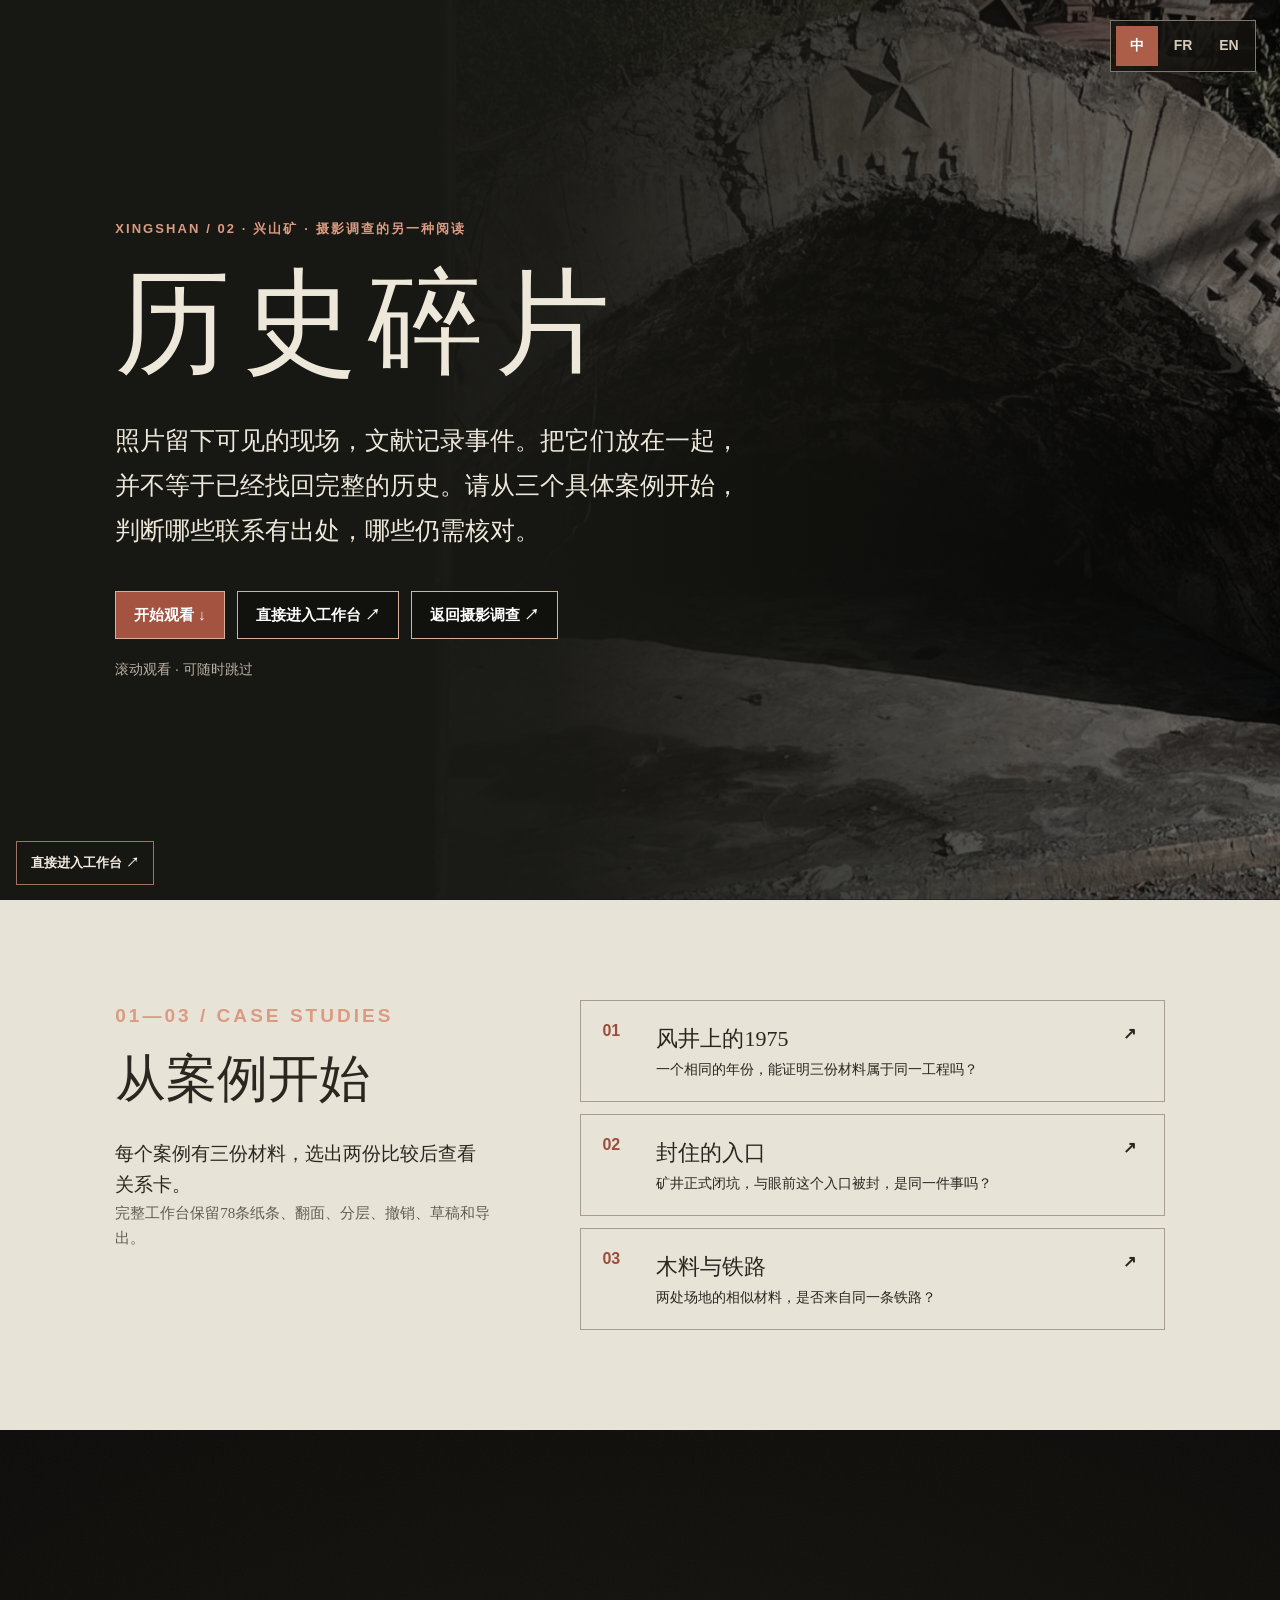
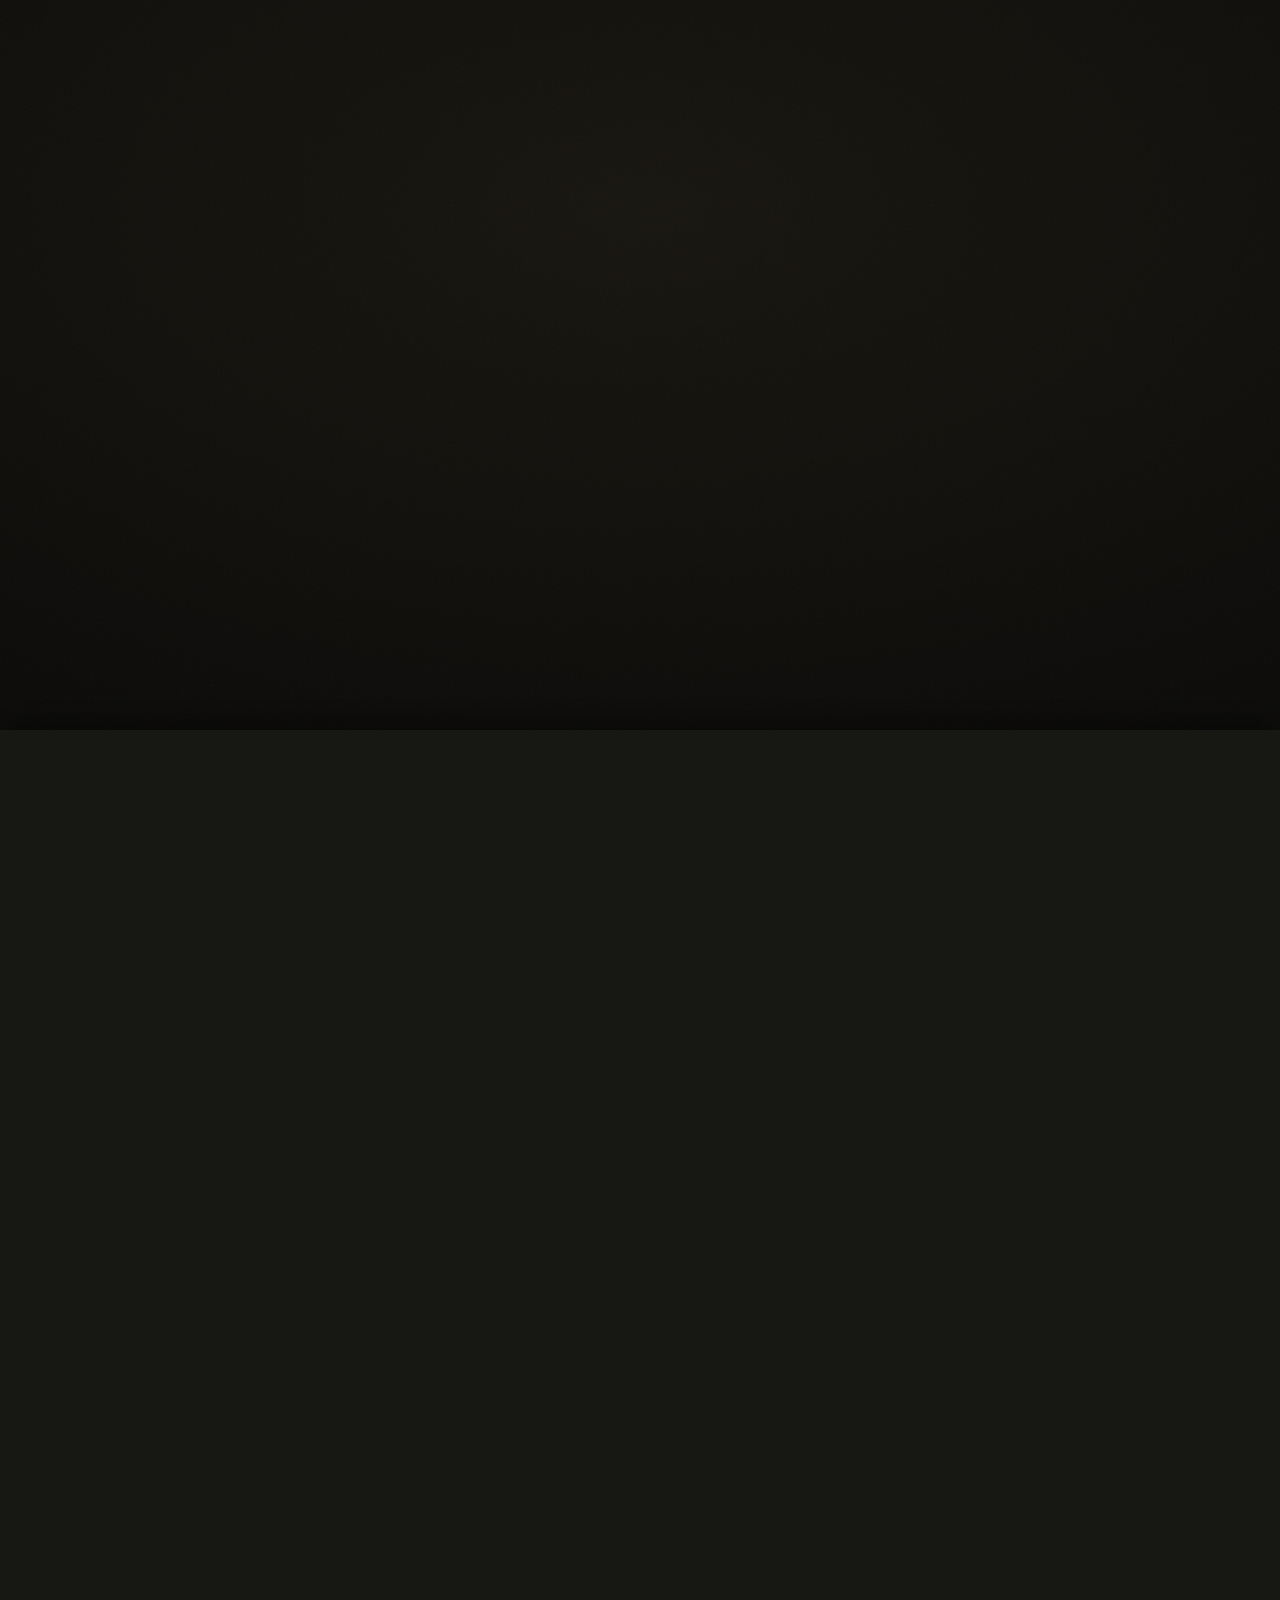
<file: fragments/index.html>
<!doctype html>
<html lang="en">
  <head>
    <meta charset="UTF-8" />
    <meta name="viewport" content="width=device-width, initial-scale=1.0" />
    <title>历史碎片 Fragments</title>
    <link rel="icon" href="data:image/svg+xml,%3Csvg xmlns='http://www.w3.org/2000/svg' viewBox='0 0 16 16'%3E%3Crect width='16' height='16' fill='%234c4942'/%3E%3Crect x='3' y='3' width='3' height='10' fill='%23ece8dd'/%3E%3Crect x='7.5' y='5' width='3' height='8' fill='%23b0473a'/%3E%3C/svg%3E" />
    <script type="module" crossorigin src="./assets/index-ChVQvs4w.js"></script>
    <link rel="stylesheet" crossorigin href="./assets/index-BB6t_Ar4.css">
  </head>
  <body>
    <div id="root"></div>
  </body>
</html>
</file>
<file: fragments/assets/index-BB6t_Ar4.css>
*,:before,:after{--tw-border-spacing-x: 0;--tw-border-spacing-y: 0;--tw-translate-x: 0;--tw-translate-y: 0;--tw-rotate: 0;--tw-skew-x: 0;--tw-skew-y: 0;--tw-scale-x: 1;--tw-scale-y: 1;--tw-pan-x: ;--tw-pan-y: ;--tw-pinch-zoom: ;--tw-scroll-snap-strictness: proximity;--tw-gradient-from-position: ;--tw-gradient-via-position: ;--tw-gradient-to-position: ;--tw-ordinal: ;--tw-slashed-zero: ;--tw-numeric-figure: ;--tw-numeric-spacing: ;--tw-numeric-fraction: ;--tw-ring-inset: ;--tw-ring-offset-width: 0px;--tw-ring-offset-color: #fff;--tw-ring-color: rgb(59 130 246 / .5);--tw-ring-offset-shadow: 0 0 #0000;--tw-ring-shadow: 0 0 #0000;--tw-shadow: 0 0 #0000;--tw-shadow-colored: 0 0 #0000;--tw-blur: ;--tw-brightness: ;--tw-contrast: ;--tw-grayscale: ;--tw-hue-rotate: ;--tw-invert: ;--tw-saturate: ;--tw-sepia: ;--tw-drop-shadow: ;--tw-backdrop-blur: ;--tw-backdrop-brightness: ;--tw-backdrop-contrast: ;--tw-backdrop-grayscale: ;--tw-backdrop-hue-rotate: ;--tw-backdrop-invert: ;--tw-backdrop-opacity: ;--tw-backdrop-saturate: ;--tw-backdrop-sepia: ;--tw-contain-size: ;--tw-contain-layout: ;--tw-contain-paint: ;--tw-contain-style: }::backdrop{--tw-border-spacing-x: 0;--tw-border-spacing-y: 0;--tw-translate-x: 0;--tw-translate-y: 0;--tw-rotate: 0;--tw-skew-x: 0;--tw-skew-y: 0;--tw-scale-x: 1;--tw-scale-y: 1;--tw-pan-x: ;--tw-pan-y: ;--tw-pinch-zoom: ;--tw-scroll-snap-strictness: proximity;--tw-gradient-from-position: ;--tw-gradient-via-position: ;--tw-gradient-to-position: ;--tw-ordinal: ;--tw-slashed-zero: ;--tw-numeric-figure: ;--tw-numeric-spacing: ;--tw-numeric-fraction: ;--tw-ring-inset: ;--tw-ring-offset-width: 0px;--tw-ring-offset-color: #fff;--tw-ring-color: rgb(59 130 246 / .5);--tw-ring-offset-shadow: 0 0 #0000;--tw-ring-shadow: 0 0 #0000;--tw-shadow: 0 0 #0000;--tw-shadow-colored: 0 0 #0000;--tw-blur: ;--tw-brightness: ;--tw-contrast: ;--tw-grayscale: ;--tw-hue-rotate: ;--tw-invert: ;--tw-saturate: ;--tw-sepia: ;--tw-drop-shadow: ;--tw-backdrop-blur: ;--tw-backdrop-brightness: ;--tw-backdrop-contrast: ;--tw-backdrop-grayscale: ;--tw-backdrop-hue-rotate: ;--tw-backdrop-invert: ;--tw-backdrop-opacity: ;--tw-backdrop-saturate: ;--tw-backdrop-sepia: ;--tw-contain-size: ;--tw-contain-layout: ;--tw-contain-paint: ;--tw-contain-style: }*,:before,:after{box-sizing:border-box;border-width:0;border-style:solid;border-color:#e5e7eb}:before,:after{--tw-content: ""}html,:host{line-height:1.5;-webkit-text-size-adjust:100%;-moz-tab-size:4;-o-tab-size:4;tab-size:4;font-family:ui-sans-serif,system-ui,sans-serif,"Apple Color Emoji","Segoe UI Emoji",Segoe UI Symbol,"Noto Color Emoji";font-feature-settings:normal;font-variation-settings:normal;-webkit-tap-highlight-color:transparent}body{margin:0;line-height:inherit}hr{height:0;color:inherit;border-top-width:1px}abbr:where([title]){-webkit-text-decoration:underline dotted;text-decoration:underline dotted}h1,h2,h3,h4,h5,h6{font-size:inherit;font-weight:inherit}a{color:inherit;text-decoration:inherit}b,strong{font-weight:bolder}code,kbd,samp,pre{font-family:ui-monospace,SFMono-Regular,Menlo,Monaco,Consolas,Liberation Mono,Courier New,monospace;font-feature-settings:normal;font-variation-settings:normal;font-size:1em}small{font-size:80%}sub,sup{font-size:75%;line-height:0;position:relative;vertical-align:baseline}sub{bottom:-.25em}sup{top:-.5em}table{text-indent:0;border-color:inherit;border-collapse:collapse}button,input,optgroup,select,textarea{font-family:inherit;font-feature-settings:inherit;font-variation-settings:inherit;font-size:100%;font-weight:inherit;line-height:inherit;letter-spacing:inherit;color:inherit;margin:0;padding:0}button,select{text-transform:none}button,input:where([type=button]),input:where([type=reset]),input:where([type=submit]){-webkit-appearance:button;background-color:transparent;background-image:none}:-moz-focusring{outline:auto}:-moz-ui-invalid{box-shadow:none}progress{vertical-align:baseline}::-webkit-inner-spin-button,::-webkit-outer-spin-button{height:auto}[type=search]{-webkit-appearance:textfield;outline-offset:-2px}::-webkit-search-decoration{-webkit-appearance:none}::-webkit-file-upload-button{-webkit-appearance:button;font:inherit}summary{display:list-item}blockquote,dl,dd,h1,h2,h3,h4,h5,h6,hr,figure,p,pre{margin:0}fieldset{margin:0;padding:0}legend{padding:0}ol,ul,menu{list-style:none;margin:0;padding:0}dialog{padding:0}textarea{resize:vertical}input::-moz-placeholder,textarea::-moz-placeholder{opacity:1;color:#9ca3af}input::placeholder,textarea::placeholder{opacity:1;color:#9ca3af}button,[role=button]{cursor:pointer}:disabled{cursor:default}img,svg,video,canvas,audio,iframe,embed,object{display:block;vertical-align:middle}img,video{max-width:100%;height:auto}[hidden]:where(:not([hidden=until-found])){display:none}:root{--background: 0 0% 100%;--foreground: 240 10% 3.9%;--card: 0 0% 100%;--card-foreground: 240 10% 3.9%;--popover: 0 0% 100%;--popover-foreground: 240 10% 3.9%;--primary: 240 5.9% 10%;--primary-foreground: 0 0% 98%;--secondary: 240 4.8% 95.9%;--secondary-foreground: 240 5.9% 10%;--muted: 240 4.8% 95.9%;--muted-foreground: 240 3.8% 46.1%;--accent: 240 4.8% 95.9%;--accent-foreground: 240 5.9% 10%;--destructive: 0 84.2% 60.2%;--destructive-foreground: 0 0% 98%;--border: 240 5.9% 90%;--input: 240 5.9% 90%;--ring: 240 5.9% 10%;--radius: .625rem;--sidebar-background: 0 0% 98%;--sidebar-foreground: 240 5.3% 26.1%;--sidebar-primary: 240 5.9% 10%;--sidebar-primary-foreground: 0 0% 98%;--sidebar-accent: 240 4.8% 95.9%;--sidebar-accent-foreground: 240 5.9% 10%;--sidebar-border: 220 13% 91%;--sidebar-ring: 217.2 91.2% 59.8%}.dark{--background: 240 10% 3.9%;--foreground: 0 0% 98%;--card: 240 10% 3.9%;--card-foreground: 0 0% 98%;--popover: 240 10% 3.9%;--popover-foreground: 0 0% 98%;--primary: 0 0% 98%;--primary-foreground: 240 5.9% 10%;--secondary: 240 3.7% 15.9%;--secondary-foreground: 0 0% 98%;--muted: 240 3.7% 15.9%;--muted-foreground: 240 5% 64.9%;--accent: 240 3.7% 15.9%;--accent-foreground: 0 0% 98%;--destructive: 0 62.8% 30.6%;--destructive-foreground: 0 0% 98%;--border: 240 3.7% 15.9%;--input: 240 3.7% 15.9%;--ring: 240 4.9% 83.9%;--sidebar-background: 240 5.9% 10%;--sidebar-foreground: 240 4.8% 95.9%;--sidebar-primary: 224.3 76.3% 48%;--sidebar-primary-foreground: 0 0% 100%;--sidebar-accent: 240 3.7% 15.9%;--sidebar-accent-foreground: 240 4.8% 95.9%;--sidebar-border: 240 3.7% 15.9%;--sidebar-ring: 217.2 91.2% 59.8%}*{border-color:hsl(var(--border))}body{background-color:hsl(var(--background));color:hsl(var(--foreground))}.sr-only{position:absolute;width:1px;height:1px;padding:0;margin:-1px;overflow:hidden;clip:rect(0,0,0,0);white-space:nowrap;border-width:0}.pointer-events-none{pointer-events:none}.visible{visibility:visible}.invisible{visibility:hidden}.fixed{position:fixed}.absolute{position:absolute}.relative{position:relative}.sticky{position:sticky}.inset-0{inset:0}.inset-x-0{left:0;right:0}.inset-y-0{top:0;bottom:0}.-bottom-12{bottom:-3rem}.-left-12{left:-3rem}.-right-12{right:-3rem}.-top-12{top:-3rem}.bottom-0{bottom:0}.bottom-1{bottom:.25rem}.bottom-10{bottom:2.5rem}.bottom-\[3\.5vh\]{bottom:3.5vh}.left-0{left:0}.left-1\/2{left:50%}.left-2{left:.5rem}.left-\[50\%\]{left:50%}.left-\[6vw\]{left:6vw}.right-0{right:0}.right-1{right:.25rem}.right-2{right:.5rem}.right-3{right:.75rem}.right-4{right:1rem}.top-0{top:0}.top-1\.5{top:.375rem}.top-1\/2{top:50%}.top-3\.5{top:.875rem}.top-4{top:1rem}.top-\[1px\]{top:1px}.top-\[2px\]{top:2px}.top-\[50\%\]{top:50%}.top-\[60\%\]{top:60%}.top-\[7vh\]{top:7vh}.top-\[calc\(1\.1vh\+2px\)\]{top:calc(1.1vh + 2px)}.top-full{top:100%}.isolate{isolation:isolate}.z-10{z-index:10}.z-20{z-index:20}.z-30{z-index:30}.z-40{z-index:40}.z-50{z-index:50}.z-\[1\]{z-index:1}.z-\[60\]{z-index:60}.z-\[70\]{z-index:70}.order-first{order:-9999}.order-last{order:9999}.col-start-2{grid-column-start:2}.row-span-2{grid-row:span 2 / span 2}.row-start-1{grid-row-start:1}.\!m-0{margin:0!important}.-mx-1{margin-left:-.25rem;margin-right:-.25rem}.-my-2{margin-top:-.5rem;margin-bottom:-.5rem}.mx-2{margin-left:.5rem;margin-right:.5rem}.mx-3\.5{margin-left:.875rem;margin-right:.875rem}.mx-auto{margin-left:auto;margin-right:auto}.my-0{margin-top:0;margin-bottom:0}.my-0\.5{margin-top:.125rem;margin-bottom:.125rem}.my-1{margin-top:.25rem;margin-bottom:.25rem}.my-10{margin-top:2.5rem;margin-bottom:2.5rem}.-ml-4{margin-left:-1rem}.-mt-4{margin-top:-1rem}.mb-0\.5{margin-bottom:.125rem}.mb-1{margin-bottom:.25rem}.mb-2{margin-bottom:.5rem}.mb-3{margin-bottom:.75rem}.mb-4{margin-bottom:1rem}.ml-1{margin-left:.25rem}.ml-4{margin-left:1rem}.ml-auto{margin-left:auto}.mt-1{margin-top:.25rem}.mt-1\.5{margin-top:.375rem}.mt-2{margin-top:.5rem}.mt-3{margin-top:.75rem}.mt-4{margin-top:1rem}.mt-5{margin-top:1.25rem}.mt-6{margin-top:1.5rem}.mt-\[0\.7vmin\]{margin-top:.7vmin}.mt-auto{margin-top:auto}.line-clamp-1{overflow:hidden;display:-webkit-box;-webkit-box-orient:vertical;-webkit-line-clamp:1}.line-clamp-2{overflow:hidden;display:-webkit-box;-webkit-box-orient:vertical;-webkit-line-clamp:2}.block{display:block}.inline{display:inline}.flex{display:flex}.inline-flex{display:inline-flex}.table{display:table}.table-caption{display:table-caption}.table-cell{display:table-cell}.table-row{display:table-row}.grid{display:grid}.hidden{display:none}.aspect-square{aspect-ratio:1 / 1}.aspect-video{aspect-ratio:16 / 9}.size-10{width:2.5rem;height:2.5rem}.size-2{width:.5rem;height:.5rem}.size-2\.5{width:.625rem;height:.625rem}.size-3{width:.75rem;height:.75rem}.size-3\.5{width:.875rem;height:.875rem}.size-4{width:1rem;height:1rem}.size-6{width:1.5rem;height:1.5rem}.size-7{width:1.75rem;height:1.75rem}.size-8{width:2rem;height:2rem}.size-9{width:2.25rem;height:2.25rem}.size-auto{width:auto;height:auto}.size-full{width:100%;height:100%}.h-1\.5{height:.375rem}.h-10{height:2.5rem}.h-12{height:3rem}.h-2{height:.5rem}.h-2\.5{height:.625rem}.h-4{height:1rem}.h-5{height:1.25rem}.h-6{height:1.5rem}.h-7{height:1.75rem}.h-8{height:2rem}.h-9{height:2.25rem}.h-\[1\.15rem\]{height:1.15rem}.h-\[1\.1vh\]{height:1.1vh}.h-\[2px\]{height:2px}.h-\[calc\(100\%-1px\)\]{height:calc(100% - 1px)}.h-\[var\(--radix-navigation-menu-viewport-height\)\]{height:var(--radix-navigation-menu-viewport-height)}.h-\[var\(--radix-select-trigger-height\)\]{height:var(--radix-select-trigger-height)}.h-auto{height:auto}.h-full{height:100%}.h-px{height:1px}.h-screen{height:100vh}.h-svh{height:100svh}.max-h-\[300px\]{max-height:300px}.min-h-0{min-height:0px}.min-h-16{min-height:4rem}.min-h-4{min-height:1rem}.min-h-svh{min-height:100svh}.w-0{width:0px}.w-1{width:.25rem}.w-10{width:2.5rem}.w-16{width:4rem}.w-2{width:.5rem}.w-2\.5{width:.625rem}.w-24{width:6rem}.w-3{width:.75rem}.w-3\/4{width:75%}.w-4{width:1rem}.w-5{width:1.25rem}.w-64{width:16rem}.w-72{width:18rem}.w-8{width:2rem}.w-9{width:2.25rem}.w-\[100px\]{width:100px}.w-auto{width:auto}.w-fit{width:-moz-fit-content;width:fit-content}.w-full{width:100%}.w-max{width:-moz-max-content;width:max-content}.w-px{width:1px}.min-w-0{min-width:0px}.min-w-10{min-width:2.5rem}.min-w-5{min-width:1.25rem}.min-w-8{min-width:2rem}.min-w-9{min-width:2.25rem}.min-w-\[12rem\]{min-width:12rem}.min-w-\[8rem\]{min-width:8rem}.min-w-\[var\(--radix-select-trigger-width\)\]{min-width:var(--radix-select-trigger-width)}.max-w-5xl{max-width:64rem}.max-w-\[calc\(100\%-2rem\)\]{max-width:calc(100% - 2rem)}.max-w-max{max-width:-moz-max-content;max-width:max-content}.max-w-sm{max-width:24rem}.flex-1{flex:1 1 0%}.shrink-0{flex-shrink:0}.grow{flex-grow:1}.grow-0{flex-grow:0}.basis-full{flex-basis:100%}.caption-bottom{caption-side:bottom}.border-collapse{border-collapse:collapse}.-translate-x-1\/2{--tw-translate-x: -50%;transform:translate(var(--tw-translate-x),var(--tw-translate-y)) rotate(var(--tw-rotate)) skew(var(--tw-skew-x)) skewY(var(--tw-skew-y)) scaleX(var(--tw-scale-x)) scaleY(var(--tw-scale-y))}.-translate-x-px{--tw-translate-x: -1px;transform:translate(var(--tw-translate-x),var(--tw-translate-y)) rotate(var(--tw-rotate)) skew(var(--tw-skew-x)) skewY(var(--tw-skew-y)) scaleX(var(--tw-scale-x)) scaleY(var(--tw-scale-y))}.-translate-y-1\/2{--tw-translate-y: -50%;transform:translate(var(--tw-translate-x),var(--tw-translate-y)) rotate(var(--tw-rotate)) skew(var(--tw-skew-x)) skewY(var(--tw-skew-y)) scaleX(var(--tw-scale-x)) scaleY(var(--tw-scale-y))}.translate-x-\[-50\%\]{--tw-translate-x: -50%;transform:translate(var(--tw-translate-x),var(--tw-translate-y)) rotate(var(--tw-rotate)) skew(var(--tw-skew-x)) skewY(var(--tw-skew-y)) scaleX(var(--tw-scale-x)) scaleY(var(--tw-scale-y))}.translate-x-px{--tw-translate-x: 1px;transform:translate(var(--tw-translate-x),var(--tw-translate-y)) rotate(var(--tw-rotate)) skew(var(--tw-skew-x)) skewY(var(--tw-skew-y)) scaleX(var(--tw-scale-x)) scaleY(var(--tw-scale-y))}.translate-y-0\.5{--tw-translate-y: .125rem;transform:translate(var(--tw-translate-x),var(--tw-translate-y)) rotate(var(--tw-rotate)) skew(var(--tw-skew-x)) skewY(var(--tw-skew-y)) scaleX(var(--tw-scale-x)) scaleY(var(--tw-scale-y))}.translate-y-\[-50\%\]{--tw-translate-y: -50%;transform:translate(var(--tw-translate-x),var(--tw-translate-y)) rotate(var(--tw-rotate)) skew(var(--tw-skew-x)) skewY(var(--tw-skew-y)) scaleX(var(--tw-scale-x)) scaleY(var(--tw-scale-y))}.translate-y-\[calc\(-50\%_-_2px\)\]{--tw-translate-y: calc(-50% - 2px) ;transform:translate(var(--tw-translate-x),var(--tw-translate-y)) rotate(var(--tw-rotate)) skew(var(--tw-skew-x)) skewY(var(--tw-skew-y)) scaleX(var(--tw-scale-x)) scaleY(var(--tw-scale-y))}.rotate-45{--tw-rotate: 45deg;transform:translate(var(--tw-translate-x),var(--tw-translate-y)) rotate(var(--tw-rotate)) skew(var(--tw-skew-x)) skewY(var(--tw-skew-y)) scaleX(var(--tw-scale-x)) scaleY(var(--tw-scale-y))}.rotate-90{--tw-rotate: 90deg;transform:translate(var(--tw-translate-x),var(--tw-translate-y)) rotate(var(--tw-rotate)) skew(var(--tw-skew-x)) skewY(var(--tw-skew-y)) scaleX(var(--tw-scale-x)) scaleY(var(--tw-scale-y))}.transform{transform:translate(var(--tw-translate-x),var(--tw-translate-y)) rotate(var(--tw-rotate)) skew(var(--tw-skew-x)) skewY(var(--tw-skew-y)) scaleX(var(--tw-scale-x)) scaleY(var(--tw-scale-y))}@keyframes caret-blink{0%,70%,to{opacity:1}20%,50%{opacity:0}}.animate-caret-blink{animation:caret-blink 1.25s ease-out infinite}@keyframes pulse{50%{opacity:.5}}.animate-pulse{animation:pulse 2s cubic-bezier(.4,0,.6,1) infinite}@keyframes spin{to{transform:rotate(360deg)}}.animate-spin{animation:spin 1s linear infinite}.cursor-default{cursor:default}.cursor-grab{cursor:grab}.cursor-text{cursor:text}.touch-none{touch-action:none}.select-none{-webkit-user-select:none;-moz-user-select:none;user-select:none}.resize-none{resize:none}.resize{resize:both}.scroll-my-1{scroll-margin-top:.25rem;scroll-margin-bottom:.25rem}.scroll-py-1{scroll-padding-top:.25rem;scroll-padding-bottom:.25rem}.list-disc{list-style-type:disc}.list-none{list-style-type:none}.auto-rows-min{grid-auto-rows:min-content}.grid-cols-\[0_1fr\]{grid-template-columns:0 1fr}.grid-rows-\[auto_auto\]{grid-template-rows:auto auto}.flex-row{flex-direction:row}.flex-col{flex-direction:column}.flex-col-reverse{flex-direction:column-reverse}.flex-wrap{flex-wrap:wrap}.place-content-center{place-content:center}.items-start{align-items:flex-start}.items-end{align-items:flex-end}.items-center{align-items:center}.items-baseline{align-items:baseline}.items-stretch{align-items:stretch}.justify-start{justify-content:flex-start}.justify-center{justify-content:center}.justify-between{justify-content:space-between}.justify-items-start{justify-items:start}.gap-0\.5{gap:.125rem}.gap-1{gap:.25rem}.gap-1\.5{gap:.375rem}.gap-2{gap:.5rem}.gap-2\.5{gap:.625rem}.gap-3{gap:.75rem}.gap-4{gap:1rem}.gap-6{gap:1.5rem}.gap-7{gap:1.75rem}.gap-\[--spacing\(var\(--gap\)\)\]{gap:var(--spacing(var(--gap)))}.gap-\[0\.3vmin\]{gap:.3vmin}.gap-y-0\.5{row-gap:.125rem}.self-start{align-self:flex-start}.self-stretch{align-self:stretch}.justify-self-end{justify-self:end}.overflow-auto{overflow:auto}.overflow-hidden{overflow:hidden}.overflow-x-auto{overflow-x:auto}.overflow-y-auto{overflow-y:auto}.overflow-x-hidden{overflow-x:hidden}.truncate{overflow:hidden;text-overflow:ellipsis;white-space:nowrap}.whitespace-nowrap{white-space:nowrap}.text-balance{text-wrap:balance}.break-words{overflow-wrap:break-word}.rounded-\[2px\]{border-radius:2px}.rounded-\[4px\]{border-radius:4px}.rounded-\[calc\(var\(--radius\)-5px\)\]{border-radius:calc(var(--radius) - 5px)}.rounded-\[inherit\]{border-radius:inherit}.rounded-full{border-radius:9999px}.rounded-lg{border-radius:var(--radius)}.rounded-md{border-radius:calc(var(--radius) - 2px)}.rounded-none{border-radius:0}.rounded-sm{border-radius:calc(var(--radius) - 4px)}.rounded-xl{border-radius:calc(var(--radius) + 4px)}.rounded-xs{border-radius:calc(var(--radius) - 6px)}.rounded-l-md{border-top-left-radius:calc(var(--radius) - 2px);border-bottom-left-radius:calc(var(--radius) - 2px)}.rounded-r-md{border-top-right-radius:calc(var(--radius) - 2px);border-bottom-right-radius:calc(var(--radius) - 2px)}.rounded-tl-sm{border-top-left-radius:calc(var(--radius) - 4px)}.border{border-width:1px}.border-0{border-width:0px}.border-\[1\.5px\]{border-width:1.5px}.border-y{border-top-width:1px;border-bottom-width:1px}.border-b{border-bottom-width:1px}.border-l{border-left-width:1px}.border-r{border-right-width:1px}.border-t{border-top-width:1px}.border-dashed{border-style:dashed}.border-\[\#8b867b\]{--tw-border-opacity: 1;border-color:rgb(139 134 123 / var(--tw-border-opacity, 1))}.border-border{border-color:hsl(var(--border))}.border-border\/50{border-color:hsl(var(--border) / .5)}.border-input{border-color:hsl(var(--input))}.border-primary{border-color:hsl(var(--primary))}.border-sidebar-border{border-color:hsl(var(--sidebar-border))}.border-transparent{border-color:transparent}.border-l-transparent{border-left-color:transparent}.border-t-transparent{border-top-color:transparent}.bg-\[\#0a0908\]{--tw-bg-opacity: 1;background-color:rgb(10 9 8 / var(--tw-bg-opacity, 1))}.bg-\[\#0d0c0b\]{--tw-bg-opacity: 1;background-color:rgb(13 12 11 / var(--tw-bg-opacity, 1))}.bg-\[\#3a372f\]{--tw-bg-opacity: 1;background-color:rgb(58 55 47 / var(--tw-bg-opacity, 1))}.bg-\[\#b0473a\]{--tw-bg-opacity: 1;background-color:rgb(176 71 58 / var(--tw-bg-opacity, 1))}.bg-\[\#e8e3d7\]{--tw-bg-opacity: 1;background-color:rgb(232 227 215 / var(--tw-bg-opacity, 1))}.bg-\[\#ece8dd\]{--tw-bg-opacity: 1;background-color:rgb(236 232 221 / var(--tw-bg-opacity, 1))}.bg-accent{background-color:hsl(var(--accent))}.bg-background{background-color:hsl(var(--background))}.bg-black\/50{background-color:#00000080}.bg-border{background-color:hsl(var(--border))}.bg-card{background-color:hsl(var(--card))}.bg-destructive{--tw-bg-opacity: 1;background-color:hsl(var(--destructive) / var(--tw-bg-opacity, 1))}.bg-foreground{background-color:hsl(var(--foreground))}.bg-input{background-color:hsl(var(--input))}.bg-muted{background-color:hsl(var(--muted))}.bg-muted\/50{background-color:hsl(var(--muted) / .5)}.bg-popover{background-color:hsl(var(--popover))}.bg-primary{background-color:hsl(var(--primary))}.bg-primary\/20{background-color:hsl(var(--primary) / .2)}.bg-secondary{background-color:hsl(var(--secondary))}.bg-sidebar{background-color:hsl(var(--sidebar-background))}.bg-sidebar-border{background-color:hsl(var(--sidebar-border))}.bg-transparent{background-color:transparent}.bg-white{--tw-bg-opacity: 1;background-color:rgb(255 255 255 / var(--tw-bg-opacity, 1))}.fill-current{fill:currentColor}.fill-foreground{fill:hsl(var(--foreground))}.fill-primary{fill:hsl(var(--primary))}.object-cover{-o-object-fit:cover;object-fit:cover}.p-0{padding:0}.p-1{padding:.25rem}.p-2{padding:.5rem}.p-3{padding:.75rem}.p-4{padding:1rem}.p-6{padding:1.5rem}.p-\[3px\]{padding:3px}.p-px{padding:1px}.px-0\.5{padding-left:.125rem;padding-right:.125rem}.px-1{padding-left:.25rem;padding-right:.25rem}.px-1\.5{padding-left:.375rem;padding-right:.375rem}.px-2{padding-left:.5rem;padding-right:.5rem}.px-2\.5{padding-left:.625rem;padding-right:.625rem}.px-3{padding-left:.75rem;padding-right:.75rem}.px-4{padding-left:1rem;padding-right:1rem}.px-5{padding-left:1.25rem;padding-right:1.25rem}.px-6{padding-left:1.5rem;padding-right:1.5rem}.px-8{padding-left:2rem;padding-right:2rem}.py-0\.5{padding-top:.125rem;padding-bottom:.125rem}.py-1{padding-top:.25rem;padding-bottom:.25rem}.py-1\.5{padding-top:.375rem;padding-bottom:.375rem}.py-2{padding-top:.5rem;padding-bottom:.5rem}.py-3{padding-top:.75rem;padding-bottom:.75rem}.py-4{padding-top:1rem;padding-bottom:1rem}.py-6{padding-top:1.5rem;padding-bottom:1.5rem}.pb-24{padding-bottom:6rem}.pb-3{padding-bottom:.75rem}.pb-4{padding-bottom:1rem}.pb-6{padding-bottom:1.5rem}.pl-2{padding-left:.5rem}.pl-3{padding-left:.75rem}.pl-4{padding-left:1rem}.pl-8{padding-left:2rem}.pr-1{padding-right:.25rem}.pr-2{padding-right:.5rem}.pr-2\.5{padding-right:.625rem}.pr-3{padding-right:.75rem}.pr-8{padding-right:2rem}.pt-0{padding-top:0}.pt-20{padding-top:5rem}.pt-3{padding-top:.75rem}.pt-4{padding-top:1rem}.pt-6{padding-top:1.5rem}.text-left{text-align:left}.text-center{text-align:center}.align-middle{vertical-align:middle}.font-mono{font-family:ui-monospace,SFMono-Regular,Menlo,Monaco,Consolas,Liberation Mono,Courier New,monospace}.font-sans{font-family:ui-sans-serif,system-ui,sans-serif,"Apple Color Emoji","Segoe UI Emoji",Segoe UI Symbol,"Noto Color Emoji"}.text-3xl{font-size:1.875rem;line-height:2.25rem}.text-5xl{font-size:3rem;line-height:1}.text-\[0\.8rem\]{font-size:.8rem}.text-\[10px\]{font-size:10px}.text-\[9px\]{font-size:9px}.text-base{font-size:1rem;line-height:1.5rem}.text-lg{font-size:1.125rem;line-height:1.75rem}.text-sm{font-size:.875rem;line-height:1.25rem}.text-sm\/relaxed{font-size:.875rem;line-height:1.625}.text-xl{font-size:1.25rem;line-height:1.75rem}.text-xs{font-size:.75rem;line-height:1rem}.font-medium{font-weight:500}.font-normal{font-weight:400}.font-semibold{font-weight:600}.tabular-nums{--tw-numeric-spacing: tabular-nums;font-variant-numeric:var(--tw-ordinal) var(--tw-slashed-zero) var(--tw-numeric-figure) var(--tw-numeric-spacing) var(--tw-numeric-fraction)}.leading-none{line-height:1}.leading-normal{line-height:1.5}.leading-snug{line-height:1.375}.tracking-\[0\.25em\]{letter-spacing:.25em}.tracking-\[0\.2em\]{letter-spacing:.2em}.tracking-\[0\.35em\]{letter-spacing:.35em}.tracking-\[0\.3em\]{letter-spacing:.3em}.tracking-tight{letter-spacing:-.025em}.tracking-wider{letter-spacing:.05em}.tracking-widest{letter-spacing:.1em}.text-\[\#292721\]{--tw-text-opacity: 1;color:rgb(41 39 33 / var(--tw-text-opacity, 1))}.text-\[\#4a4238\]{--tw-text-opacity: 1;color:rgb(74 66 56 / var(--tw-text-opacity, 1))}.text-\[\#6d685c\]{--tw-text-opacity: 1;color:rgb(109 104 92 / var(--tw-text-opacity, 1))}.text-\[\#8a2f26\]{--tw-text-opacity: 1;color:rgb(138 47 38 / var(--tw-text-opacity, 1))}.text-\[\#8d887b\]{--tw-text-opacity: 1;color:rgb(141 136 123 / var(--tw-text-opacity, 1))}.text-\[\#a39e90\]{--tw-text-opacity: 1;color:rgb(163 158 144 / var(--tw-text-opacity, 1))}.text-\[\#a8443a\]{--tw-text-opacity: 1;color:rgb(168 68 58 / var(--tw-text-opacity, 1))}.text-\[\#b3aea0\]{--tw-text-opacity: 1;color:rgb(179 174 160 / var(--tw-text-opacity, 1))}.text-\[\#b9b4a6\]{--tw-text-opacity: 1;color:rgb(185 180 166 / var(--tw-text-opacity, 1))}.text-\[\#c96a5c\]{--tw-text-opacity: 1;color:rgb(201 106 92 / var(--tw-text-opacity, 1))}.text-\[\#d8d2c2\]{--tw-text-opacity: 1;color:rgb(216 210 194 / var(--tw-text-opacity, 1))}.text-\[\#d8d3c5\]{--tw-text-opacity: 1;color:rgb(216 211 197 / var(--tw-text-opacity, 1))}.text-\[\#e9e5da\]{--tw-text-opacity: 1;color:rgb(233 229 218 / var(--tw-text-opacity, 1))}.text-\[\#ece8dd\]{--tw-text-opacity: 1;color:rgb(236 232 221 / var(--tw-text-opacity, 1))}.text-\[\#f0ece2\]{--tw-text-opacity: 1;color:rgb(240 236 226 / var(--tw-text-opacity, 1))}.text-accent-foreground{color:hsl(var(--accent-foreground))}.text-background{color:hsl(var(--background))}.text-card-foreground{color:hsl(var(--card-foreground))}.text-current{color:currentColor}.text-destructive{--tw-text-opacity: 1;color:hsl(var(--destructive) / var(--tw-text-opacity, 1))}.text-foreground{color:hsl(var(--foreground))}.text-muted-foreground{color:hsl(var(--muted-foreground))}.text-popover-foreground{color:hsl(var(--popover-foreground))}.text-primary{color:hsl(var(--primary))}.text-primary-foreground{color:hsl(var(--primary-foreground))}.text-secondary-foreground{color:hsl(var(--secondary-foreground))}.text-sidebar-foreground{color:hsl(var(--sidebar-foreground))}.text-sidebar-foreground\/70{color:hsl(var(--sidebar-foreground) / .7)}.text-white{--tw-text-opacity: 1;color:rgb(255 255 255 / var(--tw-text-opacity, 1))}.underline-offset-4{text-underline-offset:4px}.opacity-0{opacity:0}.opacity-50{opacity:.5}.opacity-60{opacity:.6}.opacity-70{opacity:.7}.opacity-80{opacity:.8}.shadow{--tw-shadow: 0 1px 3px 0 rgb(0 0 0 / .1), 0 1px 2px -1px rgb(0 0 0 / .1);--tw-shadow-colored: 0 1px 3px 0 var(--tw-shadow-color), 0 1px 2px -1px var(--tw-shadow-color);box-shadow:var(--tw-ring-offset-shadow, 0 0 #0000),var(--tw-ring-shadow, 0 0 #0000),var(--tw-shadow)}.shadow-\[0_0_0_1px_hsl\(var\(--sidebar-border\)\)\]{--tw-shadow: 0 0 0 1px hsl(var(--sidebar-border));--tw-shadow-colored: 0 0 0 1px var(--tw-shadow-color);box-shadow:var(--tw-ring-offset-shadow, 0 0 #0000),var(--tw-ring-shadow, 0 0 #0000),var(--tw-shadow)}.shadow-lg{--tw-shadow: 0 10px 15px -3px rgb(0 0 0 / .1), 0 4px 6px -4px rgb(0 0 0 / .1);--tw-shadow-colored: 0 10px 15px -3px var(--tw-shadow-color), 0 4px 6px -4px var(--tw-shadow-color);box-shadow:var(--tw-ring-offset-shadow, 0 0 #0000),var(--tw-ring-shadow, 0 0 #0000),var(--tw-shadow)}.shadow-md{--tw-shadow: 0 4px 6px -1px rgb(0 0 0 / .1), 0 2px 4px -2px rgb(0 0 0 / .1);--tw-shadow-colored: 0 4px 6px -1px var(--tw-shadow-color), 0 2px 4px -2px var(--tw-shadow-color);box-shadow:var(--tw-ring-offset-shadow, 0 0 #0000),var(--tw-ring-shadow, 0 0 #0000),var(--tw-shadow)}.shadow-none{--tw-shadow: 0 0 #0000;--tw-shadow-colored: 0 0 #0000;box-shadow:var(--tw-ring-offset-shadow, 0 0 #0000),var(--tw-ring-shadow, 0 0 #0000),var(--tw-shadow)}.shadow-sm{--tw-shadow: 0 1px 2px 0 rgb(0 0 0 / .05);--tw-shadow-colored: 0 1px 2px 0 var(--tw-shadow-color);box-shadow:var(--tw-ring-offset-shadow, 0 0 #0000),var(--tw-ring-shadow, 0 0 #0000),var(--tw-shadow)}.shadow-xl{--tw-shadow: 0 20px 25px -5px rgb(0 0 0 / .1), 0 8px 10px -6px rgb(0 0 0 / .1);--tw-shadow-colored: 0 20px 25px -5px var(--tw-shadow-color), 0 8px 10px -6px var(--tw-shadow-color);box-shadow:var(--tw-ring-offset-shadow, 0 0 #0000),var(--tw-ring-shadow, 0 0 #0000),var(--tw-shadow)}.shadow-xs{--tw-shadow: 0 1px 2px 0 rgb(0 0 0 / .05);--tw-shadow-colored: 0 1px 2px 0 var(--tw-shadow-color);box-shadow:var(--tw-ring-offset-shadow, 0 0 #0000),var(--tw-ring-shadow, 0 0 #0000),var(--tw-shadow)}.outline-none{outline:2px solid transparent;outline-offset:2px}.outline{outline-style:solid}.ring-0{--tw-ring-offset-shadow: var(--tw-ring-inset) 0 0 0 var(--tw-ring-offset-width) var(--tw-ring-offset-color);--tw-ring-shadow: var(--tw-ring-inset) 0 0 0 calc(0px + var(--tw-ring-offset-width)) var(--tw-ring-color);box-shadow:var(--tw-ring-offset-shadow),var(--tw-ring-shadow),var(--tw-shadow, 0 0 #0000)}.ring-ring\/50{--tw-ring-color: hsl(var(--ring) / .5)}.ring-sidebar-ring{--tw-ring-color: hsl(var(--sidebar-ring))}.ring-offset-background{--tw-ring-offset-color: hsl(var(--background))}.blur{--tw-blur: blur(8px);filter:var(--tw-blur) var(--tw-brightness) var(--tw-contrast) var(--tw-grayscale) var(--tw-hue-rotate) var(--tw-invert) var(--tw-saturate) var(--tw-sepia) var(--tw-drop-shadow)}.grayscale{--tw-grayscale: grayscale(100%);filter:var(--tw-blur) var(--tw-brightness) var(--tw-contrast) var(--tw-grayscale) var(--tw-hue-rotate) var(--tw-invert) var(--tw-saturate) var(--tw-sepia) var(--tw-drop-shadow)}.sepia{--tw-sepia: sepia(100%);filter:var(--tw-blur) var(--tw-brightness) var(--tw-contrast) var(--tw-grayscale) var(--tw-hue-rotate) var(--tw-invert) var(--tw-saturate) var(--tw-sepia) var(--tw-drop-shadow)}.filter{filter:var(--tw-blur) var(--tw-brightness) var(--tw-contrast) var(--tw-grayscale) var(--tw-hue-rotate) var(--tw-invert) var(--tw-saturate) var(--tw-sepia) var(--tw-drop-shadow)}.transition{transition-property:color,background-color,border-color,text-decoration-color,fill,stroke,opacity,box-shadow,transform,filter,backdrop-filter;transition-timing-function:cubic-bezier(.4,0,.2,1);transition-duration:.15s}.transition-\[color\,box-shadow\]{transition-property:color,box-shadow;transition-timing-function:cubic-bezier(.4,0,.2,1);transition-duration:.15s}.transition-\[left\,right\,width\]{transition-property:left,right,width;transition-timing-function:cubic-bezier(.4,0,.2,1);transition-duration:.15s}.transition-\[margin\,opacity\]{transition-property:margin,opacity;transition-timing-function:cubic-bezier(.4,0,.2,1);transition-duration:.15s}.transition-\[width\,height\,padding\]{transition-property:width,height,padding;transition-timing-function:cubic-bezier(.4,0,.2,1);transition-duration:.15s}.transition-\[width\]{transition-property:width;transition-timing-function:cubic-bezier(.4,0,.2,1);transition-duration:.15s}.transition-all{transition-property:all;transition-timing-function:cubic-bezier(.4,0,.2,1);transition-duration:.15s}.transition-colors{transition-property:color,background-color,border-color,text-decoration-color,fill,stroke;transition-timing-function:cubic-bezier(.4,0,.2,1);transition-duration:.15s}.transition-none{transition-property:none}.transition-opacity{transition-property:opacity;transition-timing-function:cubic-bezier(.4,0,.2,1);transition-duration:.15s}.transition-shadow{transition-property:box-shadow;transition-timing-function:cubic-bezier(.4,0,.2,1);transition-duration:.15s}.transition-transform{transition-property:transform;transition-timing-function:cubic-bezier(.4,0,.2,1);transition-duration:.15s}.duration-100{transition-duration:.1s}.duration-1000{transition-duration:1s}.duration-200{transition-duration:.2s}.duration-300{transition-duration:.3s}.ease-in-out{transition-timing-function:cubic-bezier(.4,0,.2,1)}.ease-linear{transition-timing-function:linear}@keyframes enter{0%{opacity:var(--tw-enter-opacity, 1);transform:translate3d(var(--tw-enter-translate-x, 0),var(--tw-enter-translate-y, 0),0) scale3d(var(--tw-enter-scale, 1),var(--tw-enter-scale, 1),var(--tw-enter-scale, 1)) rotate(var(--tw-enter-rotate, 0))}}@keyframes exit{to{opacity:var(--tw-exit-opacity, 1);transform:translate3d(var(--tw-exit-translate-x, 0),var(--tw-exit-translate-y, 0),0) scale3d(var(--tw-exit-scale, 1),var(--tw-exit-scale, 1),var(--tw-exit-scale, 1)) rotate(var(--tw-exit-rotate, 0))}}.animate-in{animation-name:enter;animation-duration:.15s;--tw-enter-opacity: initial;--tw-enter-scale: initial;--tw-enter-rotate: initial;--tw-enter-translate-x: initial;--tw-enter-translate-y: initial}.fade-in-0{--tw-enter-opacity: 0}.zoom-in-95{--tw-enter-scale: .95}.duration-100{animation-duration:.1s}.duration-1000{animation-duration:1s}.duration-200{animation-duration:.2s}.duration-300{animation-duration:.3s}.ease-in-out{animation-timing-function:cubic-bezier(.4,0,.2,1)}.ease-linear{animation-timing-function:linear}.\[--cell-size\:--spacing\(8\)\]{--cell-size: var(--spacing(8))}.font-song{font-family:Songti SC,STSong,SimSun,"Noto Serif SC","Source Han Serif SC",serif}html{scroll-behavior:auto}body{background:#4c4942}.strip{perspective:900px;-webkit-tap-highlight-color:transparent;background:transparent;border:none;padding:0}.strip-inner{position:relative;width:100%;height:100%;transform-style:preserve-3d;transition:transform .55s cubic-bezier(.4,0,.2,1)}.strip-inner.is-flipped{transform:rotateY(180deg)}.strip-face{position:absolute;inset:0;backface-visibility:hidden;-webkit-backface-visibility:hidden}.strip-back{transform:rotateY(180deg)}.strip:hover .strip-inner{box-shadow:0 14px 32px #0006}:root{color-scheme:dark}button,a{-webkit-tap-highlight-color:transparent}button:focus-visible,a:focus-visible{outline:3px solid #e8bd78;outline-offset:4px}.home-page,.case-page{color:#eee8da;background:#171713;font-family:Songti SC,"Noto Serif SC",serif}.home-language{position:fixed;z-index:2000;top:20px;right:24px;display:flex;gap:4px;padding:5px;background:#13120edb;border:1px solid #817768}.home-language button,.case-languages a{min-width:42px;min-height:40px;padding:8px;text-align:center;font:600 14px/1.4 Arial,sans-serif;color:#d4cbbc}.home-language button[aria-pressed=true],.case-languages a[aria-current=page]{background:#ad5e49;color:#fff}.home-hero{min-height:100svh;position:relative;display:grid;align-items:center;overflow:hidden;padding:9vw;background:#171713}.home-hero:after{content:"";position:absolute;inset:0;background:linear-gradient(90deg,#171713 4%,#171713f2 43%,#17171340);pointer-events:none}.home-hero>img{position:absolute;width:66%;height:100%;right:0;top:0;-o-object-fit:cover;object-fit:cover;filter:grayscale(.6) brightness(.6)}.home-hero-inner{position:relative;z-index:2;max-width:750px}.home-kicker,.case-eyebrow,.case-step{color:#db9b83;font:700 13px/1.5 Arial,sans-serif;letter-spacing:.16em;text-transform:uppercase}.home-hero h1{font-size:clamp(52px,9vw,122px);font-weight:400;letter-spacing:.1em;line-height:1.12;margin:20px 0 30px}.home-thesis{max-width:640px;font-size:clamp(18px,2vw,25px);line-height:1.8}.home-actions{display:flex;flex-wrap:wrap;gap:12px;margin:38px 0 18px}.home-actions button,.home-actions a,.case-relation-actions a{display:inline-flex;align-items:center;justify-content:center;min-height:48px;padding:11px 18px;border:1px solid #d5b199;background:#a45341;color:#fff;font:600 15px/1.4 Arial,sans-serif;text-decoration:none;cursor:pointer}.home-actions button:nth-child(2),.home-actions a{background:#0f0e0ca6}.home-hero small{color:#bcb2a3;font:14px/1.5 Arial,sans-serif}.home-cases{display:grid;grid-template-columns:minmax(220px,.9fr) minmax(0,1.4fr);gap:7vw;padding:100px 9vw;background:#e8e3d7;color:#292720}.home-cases h2{font-size:clamp(32px,4vw,58px);margin:10px 0 20px}.home-cases p{font-size:19px;line-height:1.65}.home-cases .home-small{font-size:15px;color:#625e55}.home-case-grid{display:grid;gap:12px}.home-case-grid a{display:grid;grid-template-columns:38px 1fr 20px;gap:4px 16px;padding:21px;color:#292720;border:1px solid #a69d8e;text-decoration:none;transition:background .2s}.home-case-grid a:hover{background:#f7f1e6}.home-case-grid span{grid-row:span 2;color:#9c4e3e;font:700 16px Arial,sans-serif}.home-case-grid strong{font-size:22px;font-weight:500}.home-case-grid small{grid-column:2;font-size:14px;line-height:1.5}.home-case-grid b{grid-column:3;grid-row:1}.home-animation{position:relative}.home-skip{position:fixed;z-index:500;left:16px;bottom:15px}.home-skip button{min-height:44px;padding:8px 14px;color:#f5ece0;background:#171713d9;border:1px solid #9b7565;font:600 13px Arial,sans-serif;cursor:pointer}.home-page:has(.workbench-drawer) .home-skip{display:none}.case-page{min-height:100svh;padding:28px max(24px,6vw) max(90px,30vh)}.case-header{display:flex;align-items:center;justify-content:space-between;gap:20px}.case-back,.case-source-link{color:#e5b5a4;font:600 14px/1.5 Arial,sans-serif;text-decoration:underline;text-underline-offset:4px}.case-languages{display:flex;gap:3px}.case-intro{max-width:840px;margin:70px 0 50px}.case-intro h1{font-size:clamp(42px,6vw,80px);font-weight:400;margin:12px 0 20px}.case-intro>p:not(.case-eyebrow){font-size:clamp(19px,2vw,25px);line-height:1.65}.case-intro small{display:block;color:#bdb5a8;font:15px/1.6 Arial,sans-serif;margin-top:20px}.case-step{margin-bottom:16px}.case-materials{display:grid;grid-template-columns:repeat(3,minmax(0,1fr));gap:16px}.case-material{display:flex;flex-direction:column;background:#e8e3d7;color:#26251f;padding:15px;border:2px solid transparent;min-width:0}.case-material.is-selected{border-color:#bd604b}.case-material-top{display:flex;justify-content:space-between;color:#7e544a;font:700 12px Arial,sans-serif;letter-spacing:.08em}.case-image-area{height:260px;margin:12px 0;background:#c8c2b5}.case-image-area img{width:100%;height:100%;-o-object-fit:contain;object-fit:contain}.case-backface{display:flex;flex-direction:column;justify-content:center;height:100%;padding:22px;font-size:18px;line-height:1.5}.case-backface small{margin-top:auto;color:#685f52;font:13px/1.5 Arial,sans-serif}.case-material h2{font-size:22px;font-weight:500;margin:6px 0}.case-source{color:#625d52;font:14px/1.5 Arial,sans-serif;margin-bottom:auto}.case-actions{display:flex;gap:8px;margin:18px 0}.case-actions button{flex:1;min-height:43px;border:1px solid #8f8172;padding:8px;font:600 13px/1.3 Arial,sans-serif;cursor:pointer}.case-actions .case-add{background:#a45341;color:#fff;border-color:#a45341}.case-actions button:disabled{opacity:.45;cursor:not-allowed}.case-material .case-source-link{color:#8d3f30;font-size:13px}.case-comparison,.case-relation{margin-top:38px;border-top:1px solid #726a5d;padding-top:24px}.case-comparison h2{font-size:25px;font-weight:400}.case-comparison h2 span{color:#b7a799;font:14px Arial,sans-serif}.case-slots{display:grid;grid-template-columns:repeat(2,minmax(0,1fr));gap:15px}.case-slots div{min-height:70px;display:grid;place-items:center;padding:12px;border:1px dashed #a99482;color:#eee8da;font-size:18px;text-align:center}.case-prompt{color:#cdc2b3;font-size:18px;margin:32px 0 70px}.case-relation{background:#e8e3d7;color:#292720;padding:28px;border:0}.case-claims{display:grid;grid-template-columns:repeat(3,minmax(0,1fr));gap:20px}.case-pair-note{margin:4px 0 24px;padding:14px 18px;background:#d9d2c5;border-left:4px solid #a45341}.case-pair-note strong{font:700 14px/1.4 Arial,sans-serif;color:#8f4537}.case-pair-note p{font-size:18px;line-height:1.65;margin:7px 0 0}.case-claims>div{border-left:3px solid #a45341;padding-left:17px}.case-claims>div:last-child{border-color:#8c8372}.case-claims h3{font:700 16px/1.4 Arial,sans-serif;color:#8f4537}.case-claims p{font-size:17px;line-height:1.7}.case-relation-actions{display:flex;flex-wrap:wrap;gap:12px;margin-top:28px}.case-relation-actions a:last-child{background:transparent;color:#8f4537;border-color:#8f4537}.case-other{display:flex;flex-wrap:wrap;align-items:center;gap:16px;margin-top:70px;font:15px Arial,sans-serif}.case-other a{color:#e5b5a4}@media(max-width:850px){.home-cases{grid-template-columns:1fr;padding:70px 6vw}.case-materials{grid-template-columns:1fr}.case-image-area{height:260px}.case-claims{grid-template-columns:1fr}}@media(max-width:600px){.home-hero{padding:100px 24px 70px;align-items:end}.home-hero>img{width:100%;opacity:.45}.home-hero:after{background:linear-gradient(0deg,#171713 4%,#17171399)}.home-hero h1{letter-spacing:.02em}.home-language{top:10px;right:10px}.case-page{padding:22px 18px max(70px,30vh)}.case-intro{margin:55px 0 38px}.case-slots{gap:8px}}@media(prefers-reduced-motion:reduce){*,*:before,*:after{scroll-behavior:auto!important;animation-duration:.01ms!important;transition-duration:.01ms!important}}.workbench-drawer{position:absolute;z-index:180;top:10vh;right:2vw;width:min(330px,34vw);max-height:65vh;overflow:auto;padding:16px;background:#12110ee8;border:1px solid #9b7565;color:#eee8da;font:13px/1.5 Arial,sans-serif}.workbench-drawer strong{display:block;margin:2px 0 9px;color:#e8b6a4;font-size:14px}.workbench-drawer-buttons{display:grid;gap:6px;margin-bottom:16px}.workbench-drawer button{min-height:36px;border:1px solid #817265;padding:6px 8px;color:#eee8da;text-align:left;cursor:pointer}.workbench-drawer button[aria-pressed=true]{background:#a45341;border-color:#c88973}.workbench-grade-buttons{display:flex;flex-wrap:wrap;gap:5px}.workbench-grade-buttons button{min-width:38px;text-align:center}.workbench-grade-legend{display:grid;grid-template-columns:repeat(2,minmax(0,1fr));gap:3px 8px;margin-top:9px;color:#cfc4b5;font-size:12px}.workbench-drawer p{margin:8px 0;color:#d0c7b9}.workbench-selection{padding-top:10px;border-top:1px solid #82766a}.workbench-selection div{display:grid;grid-template-columns:repeat(4,1fr);gap:4px;margin:9px 0}.workbench-selection div button{text-align:center;font-size:12px}.workbench-selection a{color:#e7b29e;text-decoration:underline}.workbench-toolbar{max-width:calc(100vw - 32px);width:-moz-max-content;width:max-content}.workbench-toolbar-actions{flex-wrap:wrap;justify-content:center}.workbench-toolbar button{min-height:40px}.workbench-action{pointer-events:auto;min-height:40px;padding:8px 12px;color:#eee8da;border:1px solid #a45341;background:#a4534140;font:600 13px/1.3 Arial,sans-serif;cursor:pointer}.workbench-action:disabled{color:#82796b;background:transparent;cursor:not-allowed}@media(max-width:700px){.workbench-drawer{top:8vh;left:8px;right:auto;width:min(310px,calc(100vw - 16px));max-height:33vh;padding:10px}.workbench-drawer-buttons{display:grid;grid-template-columns:repeat(2,minmax(0,1fr))}.workbench-drawer button{font-size:12px}.workbench-toolbar{bottom:1vh;padding:7px!important;width:calc(100vw - 12px)}.workbench-gel-hint{display:none}.workbench-toolbar-actions{gap:4px!important}.workbench-toolbar button{font-size:11px!important;min-height:38px;padding:5px!important}}.selection\:bg-primary *::-moz-selection{background-color:hsl(var(--primary))}.selection\:bg-primary *::selection{background-color:hsl(var(--primary))}.selection\:text-primary-foreground *::-moz-selection{color:hsl(var(--primary-foreground))}.selection\:text-primary-foreground *::selection{color:hsl(var(--primary-foreground))}.selection\:bg-primary::-moz-selection{background-color:hsl(var(--primary))}.selection\:bg-primary::selection{background-color:hsl(var(--primary))}.selection\:text-primary-foreground::-moz-selection{color:hsl(var(--primary-foreground))}.selection\:text-primary-foreground::selection{color:hsl(var(--primary-foreground))}.file\:inline-flex::file-selector-button{display:inline-flex}.file\:h-7::file-selector-button{height:1.75rem}.file\:border-0::file-selector-button{border-width:0px}.file\:bg-transparent::file-selector-button{background-color:transparent}.file\:text-sm::file-selector-button{font-size:.875rem;line-height:1.25rem}.file\:font-medium::file-selector-button{font-weight:500}.file\:text-foreground::file-selector-button{color:hsl(var(--foreground))}.placeholder\:text-muted-foreground::-moz-placeholder{color:hsl(var(--muted-foreground))}.placeholder\:text-muted-foreground::placeholder{color:hsl(var(--muted-foreground))}.after\:absolute:after{content:var(--tw-content);position:absolute}.after\:-inset-2:after{content:var(--tw-content);inset:-.5rem}.after\:inset-y-0:after{content:var(--tw-content);top:0;bottom:0}.after\:left-1\/2:after{content:var(--tw-content);left:50%}.after\:w-1:after{content:var(--tw-content);width:.25rem}.after\:w-\[2px\]:after{content:var(--tw-content);width:2px}.after\:-translate-x-1\/2:after{content:var(--tw-content);--tw-translate-x: -50%;transform:translate(var(--tw-translate-x),var(--tw-translate-y)) rotate(var(--tw-rotate)) skew(var(--tw-skew-x)) skewY(var(--tw-skew-y)) scaleX(var(--tw-scale-x)) scaleY(var(--tw-scale-y))}.first\:rounded-l-md:first-child{border-top-left-radius:calc(var(--radius) - 2px);border-bottom-left-radius:calc(var(--radius) - 2px)}.first\:border-l:first-child{border-left-width:1px}.last\:mt-0:last-child{margin-top:0}.last\:rounded-r-md:last-child{border-top-right-radius:calc(var(--radius) - 2px);border-bottom-right-radius:calc(var(--radius) - 2px)}.last\:border-b-0:last-child{border-bottom-width:0px}.hover\:bg-accent:hover{background-color:hsl(var(--accent))}.hover\:bg-destructive\/90:hover{background-color:hsl(var(--destructive) / .9)}.hover\:bg-muted:hover{background-color:hsl(var(--muted))}.hover\:bg-muted\/50:hover{background-color:hsl(var(--muted) / .5)}.hover\:bg-primary\/90:hover{background-color:hsl(var(--primary) / .9)}.hover\:bg-secondary\/80:hover{background-color:hsl(var(--secondary) / .8)}.hover\:bg-sidebar-accent:hover{background-color:hsl(var(--sidebar-accent))}.hover\:text-accent-foreground:hover{color:hsl(var(--accent-foreground))}.hover\:text-foreground:hover{color:hsl(var(--foreground))}.hover\:text-muted-foreground:hover{color:hsl(var(--muted-foreground))}.hover\:text-sidebar-accent-foreground:hover{color:hsl(var(--sidebar-accent-foreground))}.hover\:underline:hover{text-decoration-line:underline}.hover\:opacity-100:hover{opacity:1}.hover\:shadow-\[0_0_0_1px_hsl\(var\(--sidebar-accent\)\)\]:hover{--tw-shadow: 0 0 0 1px hsl(var(--sidebar-accent));--tw-shadow-colored: 0 0 0 1px var(--tw-shadow-color);box-shadow:var(--tw-ring-offset-shadow, 0 0 #0000),var(--tw-ring-shadow, 0 0 #0000),var(--tw-shadow)}.hover\:ring-4:hover{--tw-ring-offset-shadow: var(--tw-ring-inset) 0 0 0 var(--tw-ring-offset-width) var(--tw-ring-offset-color);--tw-ring-shadow: var(--tw-ring-inset) 0 0 0 calc(4px + var(--tw-ring-offset-width)) var(--tw-ring-color);box-shadow:var(--tw-ring-offset-shadow),var(--tw-ring-shadow),var(--tw-shadow, 0 0 #0000)}.hover\:after\:bg-sidebar-border:hover:after{content:var(--tw-content);background-color:hsl(var(--sidebar-border))}.focus\:z-10:focus{z-index:10}.focus\:bg-accent:focus{background-color:hsl(var(--accent))}.focus\:text-accent-foreground:focus{color:hsl(var(--accent-foreground))}.focus\:ring-2:focus{--tw-ring-offset-shadow: var(--tw-ring-inset) 0 0 0 var(--tw-ring-offset-width) var(--tw-ring-offset-color);--tw-ring-shadow: var(--tw-ring-inset) 0 0 0 calc(2px + var(--tw-ring-offset-width)) var(--tw-ring-color);box-shadow:var(--tw-ring-offset-shadow),var(--tw-ring-shadow),var(--tw-shadow, 0 0 #0000)}.focus\:ring-ring:focus{--tw-ring-color: hsl(var(--ring))}.focus\:ring-offset-2:focus{--tw-ring-offset-width: 2px}.focus-visible\:z-10:focus-visible{z-index:10}.focus-visible\:border-ring:focus-visible{border-color:hsl(var(--ring))}.focus-visible\:outline-1:focus-visible{outline-width:1px}.focus-visible\:outline-ring:focus-visible{outline-color:hsl(var(--ring))}.focus-visible\:ring-0:focus-visible{--tw-ring-offset-shadow: var(--tw-ring-inset) 0 0 0 var(--tw-ring-offset-width) var(--tw-ring-offset-color);--tw-ring-shadow: var(--tw-ring-inset) 0 0 0 calc(0px + var(--tw-ring-offset-width)) var(--tw-ring-color);box-shadow:var(--tw-ring-offset-shadow),var(--tw-ring-shadow),var(--tw-shadow, 0 0 #0000)}.focus-visible\:ring-1:focus-visible{--tw-ring-offset-shadow: var(--tw-ring-inset) 0 0 0 var(--tw-ring-offset-width) var(--tw-ring-offset-color);--tw-ring-shadow: var(--tw-ring-inset) 0 0 0 calc(1px + var(--tw-ring-offset-width)) var(--tw-ring-color);box-shadow:var(--tw-ring-offset-shadow),var(--tw-ring-shadow),var(--tw-shadow, 0 0 #0000)}.focus-visible\:ring-2:focus-visible{--tw-ring-offset-shadow: var(--tw-ring-inset) 0 0 0 var(--tw-ring-offset-width) var(--tw-ring-offset-color);--tw-ring-shadow: var(--tw-ring-inset) 0 0 0 calc(2px + var(--tw-ring-offset-width)) var(--tw-ring-color);box-shadow:var(--tw-ring-offset-shadow),var(--tw-ring-shadow),var(--tw-shadow, 0 0 #0000)}.focus-visible\:ring-4:focus-visible{--tw-ring-offset-shadow: var(--tw-ring-inset) 0 0 0 var(--tw-ring-offset-width) var(--tw-ring-offset-color);--tw-ring-shadow: var(--tw-ring-inset) 0 0 0 calc(4px + var(--tw-ring-offset-width)) var(--tw-ring-color);box-shadow:var(--tw-ring-offset-shadow),var(--tw-ring-shadow),var(--tw-shadow, 0 0 #0000)}.focus-visible\:ring-\[3px\]:focus-visible{--tw-ring-offset-shadow: var(--tw-ring-inset) 0 0 0 var(--tw-ring-offset-width) var(--tw-ring-offset-color);--tw-ring-shadow: var(--tw-ring-inset) 0 0 0 calc(3px + var(--tw-ring-offset-width)) var(--tw-ring-color);box-shadow:var(--tw-ring-offset-shadow),var(--tw-ring-shadow),var(--tw-shadow, 0 0 #0000)}.focus-visible\:ring-destructive\/20:focus-visible{--tw-ring-color: hsl(var(--destructive) / .2)}.focus-visible\:ring-ring:focus-visible{--tw-ring-color: hsl(var(--ring))}.focus-visible\:ring-ring\/50:focus-visible{--tw-ring-color: hsl(var(--ring) / .5)}.focus-visible\:ring-offset-1:focus-visible{--tw-ring-offset-width: 1px}.active\:cursor-grabbing:active{cursor:grabbing}.active\:bg-sidebar-accent:active{background-color:hsl(var(--sidebar-accent))}.active\:text-sidebar-accent-foreground:active{color:hsl(var(--sidebar-accent-foreground))}.disabled\:pointer-events-none:disabled{pointer-events:none}.disabled\:cursor-not-allowed:disabled{cursor:not-allowed}.disabled\:opacity-50:disabled{opacity:.5}.group\/menu-item:focus-within .group-focus-within\/menu-item\:opacity-100{opacity:1}.group\/menu-item:hover .group-hover\/menu-item\:opacity-100{opacity:1}.peer\/menu-button:hover~.peer-hover\/menu-button\:text-sidebar-accent-foreground{color:hsl(var(--sidebar-accent-foreground))}.peer:disabled~.peer-disabled\:cursor-not-allowed{cursor:not-allowed}.peer:disabled~.peer-disabled\:opacity-50{opacity:.5}.has-\[\>button\]\:ml-\[-0\.45rem\]:has(>button){margin-left:-.45rem}.has-\[\>button\]\:mr-\[-0\.45rem\]:has(>button){margin-right:-.45rem}.has-\[\>kbd\]\:ml-\[-0\.35rem\]:has(>kbd){margin-left:-.35rem}.has-\[\>kbd\]\:mr-\[-0\.35rem\]:has(>kbd){margin-right:-.35rem}.has-\[\>\[data-align\=block-end\]\]\:h-auto:has(>[data-align=block-end]){height:auto}.has-\[\>\[data-align\=block-start\]\]\:h-auto:has(>[data-align=block-start]){height:auto}.has-\[\>textarea\]\:h-auto:has(>textarea){height:auto}.has-\[\>\[data-slot\=field\]\]\:w-full:has(>[data-slot=field]){width:100%}.has-\[\>svg\]\:grid-cols-\[calc\(var\(--spacing\)\*4\)_1fr\]:has(>svg){grid-template-columns:calc(var(--spacing) * 4) 1fr}.has-\[\>\[data-align\=block-end\]\]\:flex-col:has(>[data-align=block-end]){flex-direction:column}.has-\[\>\[data-align\=block-start\]\]\:flex-col:has(>[data-align=block-start]){flex-direction:column}.has-\[\>\[data-slot\=field\]\]\:flex-col:has(>[data-slot=field]){flex-direction:column}.has-\[\>\[data-slot\=field-content\]\]\:items-start:has(>[data-slot=field-content]){align-items:flex-start}.has-\[\>\[data-slot\=button-group\]\]\:gap-2:has(>[data-slot=button-group]){gap:.5rem}.has-\[\>\[data-slot\=checkbox-group\]\]\:gap-3:has(>[data-slot=checkbox-group]){gap:.75rem}.has-\[\>\[data-slot\=radio-group\]\]\:gap-3:has(>[data-slot=radio-group]){gap:.75rem}.has-\[\>svg\]\:gap-x-3:has(>svg){-moz-column-gap:.75rem;column-gap:.75rem}.has-\[\>\[data-slot\=field\]\]\:rounded-md:has(>[data-slot=field]){border-radius:calc(var(--radius) - 2px)}.has-\[\>\[data-slot\=field\]\]\:border:has(>[data-slot=field]){border-width:1px}.has-\[\[data-slot\=input-group-control\]\:focus-visible\]\:border-ring:has([data-slot=input-group-control]:focus-visible){border-color:hsl(var(--ring))}.has-\[\[data-slot\]\[aria-invalid\=true\]\]\:border-destructive:has([data-slot][aria-invalid=true]){--tw-border-opacity: 1;border-color:hsl(var(--destructive) / var(--tw-border-opacity, 1))}.has-\[\>svg\]\:p-0:has(>svg){padding:0}.has-\[\>svg\]\:px-2:has(>svg){padding-left:.5rem;padding-right:.5rem}.has-\[\>svg\]\:px-2\.5:has(>svg){padding-left:.625rem;padding-right:.625rem}.has-\[\>svg\]\:px-3:has(>svg){padding-left:.75rem;padding-right:.75rem}.has-\[\>svg\]\:px-4:has(>svg){padding-left:1rem;padding-right:1rem}.has-\[\[data-slot\=input-group-control\]\:focus-visible\]\:ring-\[3px\]:has([data-slot=input-group-control]:focus-visible){--tw-ring-offset-shadow: var(--tw-ring-inset) 0 0 0 var(--tw-ring-offset-width) var(--tw-ring-offset-color);--tw-ring-shadow: var(--tw-ring-inset) 0 0 0 calc(3px + var(--tw-ring-offset-width)) var(--tw-ring-color);box-shadow:var(--tw-ring-offset-shadow),var(--tw-ring-shadow),var(--tw-shadow, 0 0 #0000)}.has-\[\[data-slot\=input-group-control\]\:focus-visible\]\:ring-ring\/50:has([data-slot=input-group-control]:focus-visible){--tw-ring-color: hsl(var(--ring) / .5)}.has-\[\[data-slot\]\[aria-invalid\=true\]\]\:ring-destructive\/20:has([data-slot][aria-invalid=true]){--tw-ring-color: hsl(var(--destructive) / .2)}.group\/item:has([data-slot=item-description]) .group-has-\[\[data-slot\=item-description\]\]\/item\:translate-y-0\.5{--tw-translate-y: .125rem;transform:translate(var(--tw-translate-x),var(--tw-translate-y)) rotate(var(--tw-rotate)) skew(var(--tw-skew-x)) skewY(var(--tw-skew-y)) scaleX(var(--tw-scale-x)) scaleY(var(--tw-scale-y))}.group\/item:has([data-slot=item-description]) .group-has-\[\[data-slot\=item-description\]\]\/item\:self-start{align-self:flex-start}.group\/field:has([data-orientation=horizontal]) .group-has-\[\[data-orientation\=horizontal\]\]\/field\:text-balance{text-wrap:balance}.group\/input-group:has(>input) .group-has-\[\>input\]\/input-group\:pb-2\.5{padding-bottom:.625rem}.group\/input-group:has(>input) .group-has-\[\>input\]\/input-group\:pt-2\.5{padding-top:.625rem}.aria-disabled\:pointer-events-none[aria-disabled=true]{pointer-events:none}.aria-disabled\:opacity-50[aria-disabled=true]{opacity:.5}.aria-selected\:text-muted-foreground[aria-selected=true]{color:hsl(var(--muted-foreground))}.data-\[disabled\=true\]\:pointer-events-none[data-disabled=true],.data-\[disabled\]\:pointer-events-none[data-disabled]{pointer-events:none}.data-\[vaul-drawer-direction\=bottom\]\:inset-x-0[data-vaul-drawer-direction=bottom]{left:0;right:0}.data-\[vaul-drawer-direction\=left\]\:inset-y-0[data-vaul-drawer-direction=left],.data-\[vaul-drawer-direction\=right\]\:inset-y-0[data-vaul-drawer-direction=right]{top:0;bottom:0}.data-\[vaul-drawer-direction\=top\]\:inset-x-0[data-vaul-drawer-direction=top]{left:0;right:0}.data-\[vaul-drawer-direction\=bottom\]\:bottom-0[data-vaul-drawer-direction=bottom]{bottom:0}.data-\[vaul-drawer-direction\=left\]\:left-0[data-vaul-drawer-direction=left]{left:0}.data-\[vaul-drawer-direction\=right\]\:right-0[data-vaul-drawer-direction=right]{right:0}.data-\[vaul-drawer-direction\=top\]\:top-0[data-vaul-drawer-direction=top]{top:0}.data-\[active\=true\]\:z-10[data-active=true]{z-index:10}.data-\[vaul-drawer-direction\=bottom\]\:mt-24[data-vaul-drawer-direction=bottom]{margin-top:6rem}.data-\[vaul-drawer-direction\=top\]\:mb-24[data-vaul-drawer-direction=top]{margin-bottom:6rem}.data-\[orientation\=horizontal\]\:h-1\.5[data-orientation=horizontal]{height:.375rem}.data-\[orientation\=horizontal\]\:h-full[data-orientation=horizontal]{height:100%}.data-\[orientation\=horizontal\]\:h-px[data-orientation=horizontal]{height:1px}.data-\[orientation\=vertical\]\:h-auto[data-orientation=vertical]{height:auto}.data-\[orientation\=vertical\]\:h-full[data-orientation=vertical]{height:100%}.data-\[panel-group-direction\=vertical\]\:h-px[data-panel-group-direction=vertical]{height:1px}.data-\[size\=default\]\:h-9[data-size=default]{height:2.25rem}.data-\[size\=sm\]\:h-8[data-size=sm]{height:2rem}.data-\[vaul-drawer-direction\=bottom\]\:max-h-\[80vh\][data-vaul-drawer-direction=bottom],.data-\[vaul-drawer-direction\=top\]\:max-h-\[80vh\][data-vaul-drawer-direction=top]{max-height:80vh}.data-\[orientation\=vertical\]\:min-h-44[data-orientation=vertical]{min-height:11rem}.data-\[orientation\=horizontal\]\:w-full[data-orientation=horizontal]{width:100%}.data-\[orientation\=vertical\]\:w-1\.5[data-orientation=vertical]{width:.375rem}.data-\[orientation\=vertical\]\:w-auto[data-orientation=vertical]{width:auto}.data-\[orientation\=vertical\]\:w-full[data-orientation=vertical]{width:100%}.data-\[orientation\=vertical\]\:w-px[data-orientation=vertical]{width:1px}.data-\[panel-group-direction\=vertical\]\:w-full[data-panel-group-direction=vertical]{width:100%}.data-\[vaul-drawer-direction\=left\]\:w-3\/4[data-vaul-drawer-direction=left],.data-\[vaul-drawer-direction\=right\]\:w-3\/4[data-vaul-drawer-direction=right]{width:75%}.data-\[side\=bottom\]\:translate-y-1[data-side=bottom]{--tw-translate-y: .25rem;transform:translate(var(--tw-translate-x),var(--tw-translate-y)) rotate(var(--tw-rotate)) skew(var(--tw-skew-x)) skewY(var(--tw-skew-y)) scaleX(var(--tw-scale-x)) scaleY(var(--tw-scale-y))}.data-\[side\=left\]\:-translate-x-1[data-side=left]{--tw-translate-x: -.25rem;transform:translate(var(--tw-translate-x),var(--tw-translate-y)) rotate(var(--tw-rotate)) skew(var(--tw-skew-x)) skewY(var(--tw-skew-y)) scaleX(var(--tw-scale-x)) scaleY(var(--tw-scale-y))}.data-\[side\=right\]\:translate-x-1[data-side=right]{--tw-translate-x: .25rem;transform:translate(var(--tw-translate-x),var(--tw-translate-y)) rotate(var(--tw-rotate)) skew(var(--tw-skew-x)) skewY(var(--tw-skew-y)) scaleX(var(--tw-scale-x)) scaleY(var(--tw-scale-y))}.data-\[side\=top\]\:-translate-y-1[data-side=top]{--tw-translate-y: -.25rem;transform:translate(var(--tw-translate-x),var(--tw-translate-y)) rotate(var(--tw-rotate)) skew(var(--tw-skew-x)) skewY(var(--tw-skew-y)) scaleX(var(--tw-scale-x)) scaleY(var(--tw-scale-y))}.data-\[state\=checked\]\:translate-x-\[calc\(100\%-2px\)\][data-state=checked]{--tw-translate-x: calc(100% - 2px) ;transform:translate(var(--tw-translate-x),var(--tw-translate-y)) rotate(var(--tw-rotate)) skew(var(--tw-skew-x)) skewY(var(--tw-skew-y)) scaleX(var(--tw-scale-x)) scaleY(var(--tw-scale-y))}.data-\[state\=unchecked\]\:translate-x-0[data-state=unchecked]{--tw-translate-x: 0px;transform:translate(var(--tw-translate-x),var(--tw-translate-y)) rotate(var(--tw-rotate)) skew(var(--tw-skew-x)) skewY(var(--tw-skew-y)) scaleX(var(--tw-scale-x)) scaleY(var(--tw-scale-y))}@keyframes accordion-up{0%{height:var(--radix-accordion-content-height)}to{height:0}}.data-\[state\=closed\]\:animate-accordion-up[data-state=closed]{animation:accordion-up .2s ease-out}@keyframes accordion-down{0%{height:0}to{height:var(--radix-accordion-content-height)}}.data-\[state\=open\]\:animate-accordion-down[data-state=open]{animation:accordion-down .2s ease-out}.data-\[orientation\=vertical\]\:flex-col[data-orientation=vertical],.data-\[panel-group-direction\=vertical\]\:flex-col[data-panel-group-direction=vertical]{flex-direction:column}.data-\[slot\=checkbox-group\]\:gap-3[data-slot=checkbox-group]{gap:.75rem}.data-\[range-end\=true\]\:rounded-md[data-range-end=true]{border-radius:calc(var(--radius) - 2px)}.data-\[range-middle\=true\]\:rounded-none[data-range-middle=true]{border-radius:0}.data-\[range-start\=true\]\:rounded-md[data-range-start=true]{border-radius:calc(var(--radius) - 2px)}.data-\[selected\=true\]\:rounded-none[data-selected=true],.data-\[spacing\=0\]\:rounded-none[data-spacing="0"]{border-radius:0}.data-\[range-end\=true\]\:rounded-r-md[data-range-end=true]{border-top-right-radius:calc(var(--radius) - 2px);border-bottom-right-radius:calc(var(--radius) - 2px)}.data-\[range-start\=true\]\:rounded-l-md[data-range-start=true]{border-top-left-radius:calc(var(--radius) - 2px);border-bottom-left-radius:calc(var(--radius) - 2px)}.data-\[vaul-drawer-direction\=bottom\]\:rounded-t-lg[data-vaul-drawer-direction=bottom]{border-top-left-radius:var(--radius);border-top-right-radius:var(--radius)}.data-\[vaul-drawer-direction\=top\]\:rounded-b-lg[data-vaul-drawer-direction=top]{border-bottom-right-radius:var(--radius);border-bottom-left-radius:var(--radius)}.data-\[spacing\=0\]\:data-\[variant\=outline\]\:border-l-0[data-variant=outline][data-spacing="0"]{border-left-width:0px}.data-\[vaul-drawer-direction\=bottom\]\:border-t[data-vaul-drawer-direction=bottom]{border-top-width:1px}.data-\[vaul-drawer-direction\=left\]\:border-r[data-vaul-drawer-direction=left]{border-right-width:1px}.data-\[vaul-drawer-direction\=right\]\:border-l[data-vaul-drawer-direction=right]{border-left-width:1px}.data-\[vaul-drawer-direction\=top\]\:border-b[data-vaul-drawer-direction=top]{border-bottom-width:1px}.data-\[active\=true\]\:border-ring[data-active=true]{border-color:hsl(var(--ring))}.data-\[state\=checked\]\:border-primary[data-state=checked]{border-color:hsl(var(--primary))}.data-\[active\=true\]\:bg-accent\/50[data-active=true]{background-color:hsl(var(--accent) / .5)}.data-\[active\=true\]\:bg-sidebar-accent[data-active=true]{background-color:hsl(var(--sidebar-accent))}.data-\[range-end\=true\]\:bg-primary[data-range-end=true]{background-color:hsl(var(--primary))}.data-\[range-middle\=true\]\:bg-accent[data-range-middle=true]{background-color:hsl(var(--accent))}.data-\[range-start\=true\]\:bg-primary[data-range-start=true],.data-\[selected-single\=true\]\:bg-primary[data-selected-single=true]{background-color:hsl(var(--primary))}.data-\[selected\=true\]\:bg-accent[data-selected=true]{background-color:hsl(var(--accent))}.data-\[state\=active\]\:bg-background[data-state=active]{background-color:hsl(var(--background))}.data-\[state\=checked\]\:bg-primary[data-state=checked]{background-color:hsl(var(--primary))}.data-\[state\=on\]\:bg-accent[data-state=on],.data-\[state\=open\]\:bg-accent[data-state=open]{background-color:hsl(var(--accent))}.data-\[state\=open\]\:bg-accent\/50[data-state=open]{background-color:hsl(var(--accent) / .5)}.data-\[state\=open\]\:bg-secondary[data-state=open]{background-color:hsl(var(--secondary))}.data-\[state\=selected\]\:bg-muted[data-state=selected]{background-color:hsl(var(--muted))}.data-\[state\=unchecked\]\:bg-input[data-state=unchecked]{background-color:hsl(var(--input))}.data-\[inset\]\:pl-8[data-inset]{padding-left:2rem}.data-\[variant\=label\]\:text-sm[data-variant=label]{font-size:.875rem;line-height:1.25rem}.data-\[variant\=legend\]\:text-base[data-variant=legend]{font-size:1rem;line-height:1.5rem}.data-\[active\=true\]\:font-medium[data-active=true]{font-weight:500}.data-\[active\=true\]\:text-accent-foreground[data-active=true]{color:hsl(var(--accent-foreground))}.data-\[active\=true\]\:text-sidebar-accent-foreground[data-active=true]{color:hsl(var(--sidebar-accent-foreground))}.data-\[error\=true\]\:text-destructive[data-error=true],.data-\[invalid\=true\]\:text-destructive[data-invalid=true]{--tw-text-opacity: 1;color:hsl(var(--destructive) / var(--tw-text-opacity, 1))}.data-\[placeholder\]\:text-muted-foreground[data-placeholder]{color:hsl(var(--muted-foreground))}.data-\[range-end\=true\]\:text-primary-foreground[data-range-end=true]{color:hsl(var(--primary-foreground))}.data-\[range-middle\=true\]\:text-accent-foreground[data-range-middle=true]{color:hsl(var(--accent-foreground))}.data-\[range-start\=true\]\:text-primary-foreground[data-range-start=true],.data-\[selected-single\=true\]\:text-primary-foreground[data-selected-single=true]{color:hsl(var(--primary-foreground))}.data-\[selected\=true\]\:text-accent-foreground[data-selected=true]{color:hsl(var(--accent-foreground))}.data-\[state\=checked\]\:text-primary-foreground[data-state=checked]{color:hsl(var(--primary-foreground))}.data-\[state\=on\]\:text-accent-foreground[data-state=on],.data-\[state\=open\]\:text-accent-foreground[data-state=open]{color:hsl(var(--accent-foreground))}.data-\[state\=open\]\:text-muted-foreground[data-state=open]{color:hsl(var(--muted-foreground))}.data-\[variant\=destructive\]\:text-destructive[data-variant=destructive]{--tw-text-opacity: 1;color:hsl(var(--destructive) / var(--tw-text-opacity, 1))}.data-\[disabled\=true\]\:opacity-50[data-disabled=true],.data-\[disabled\]\:opacity-50[data-disabled]{opacity:.5}.data-\[state\=open\]\:opacity-100[data-state=open]{opacity:1}.data-\[spacing\=0\]\:shadow-none[data-spacing="0"]{--tw-shadow: 0 0 #0000;--tw-shadow-colored: 0 0 #0000;box-shadow:var(--tw-ring-offset-shadow, 0 0 #0000),var(--tw-ring-shadow, 0 0 #0000),var(--tw-shadow)}.data-\[spacing\=default\]\:data-\[variant\=outline\]\:shadow-xs[data-variant=outline][data-spacing=default],.data-\[state\=active\]\:shadow-sm[data-state=active]{--tw-shadow: 0 1px 2px 0 rgb(0 0 0 / .05);--tw-shadow-colored: 0 1px 2px 0 var(--tw-shadow-color);box-shadow:var(--tw-ring-offset-shadow, 0 0 #0000),var(--tw-ring-shadow, 0 0 #0000),var(--tw-shadow)}.data-\[active\=true\]\:ring-\[3px\][data-active=true]{--tw-ring-offset-shadow: var(--tw-ring-inset) 0 0 0 var(--tw-ring-offset-width) var(--tw-ring-offset-color);--tw-ring-shadow: var(--tw-ring-inset) 0 0 0 calc(3px + var(--tw-ring-offset-width)) var(--tw-ring-color);box-shadow:var(--tw-ring-offset-shadow),var(--tw-ring-shadow),var(--tw-shadow, 0 0 #0000)}.data-\[active\=true\]\:ring-ring\/50[data-active=true]{--tw-ring-color: hsl(var(--ring) / .5)}.data-\[state\=closed\]\:duration-300[data-state=closed]{transition-duration:.3s}.data-\[state\=open\]\:duration-500[data-state=open]{transition-duration:.5s}.data-\[motion\^\=from-\]\:animate-in[data-motion^=from-],.data-\[state\=open\]\:animate-in[data-state=open],.data-\[state\=visible\]\:animate-in[data-state=visible]{animation-name:enter;animation-duration:.15s;--tw-enter-opacity: initial;--tw-enter-scale: initial;--tw-enter-rotate: initial;--tw-enter-translate-x: initial;--tw-enter-translate-y: initial}.data-\[motion\^\=to-\]\:animate-out[data-motion^=to-],.data-\[state\=closed\]\:animate-out[data-state=closed],.data-\[state\=hidden\]\:animate-out[data-state=hidden]{animation-name:exit;animation-duration:.15s;--tw-exit-opacity: initial;--tw-exit-scale: initial;--tw-exit-rotate: initial;--tw-exit-translate-x: initial;--tw-exit-translate-y: initial}.data-\[motion\^\=from-\]\:fade-in[data-motion^=from-]{--tw-enter-opacity: 0}.data-\[motion\^\=to-\]\:fade-out[data-motion^=to-],.data-\[state\=closed\]\:fade-out-0[data-state=closed],.data-\[state\=hidden\]\:fade-out[data-state=hidden]{--tw-exit-opacity: 0}.data-\[state\=open\]\:fade-in-0[data-state=open],.data-\[state\=visible\]\:fade-in[data-state=visible]{--tw-enter-opacity: 0}.data-\[state\=closed\]\:zoom-out-95[data-state=closed]{--tw-exit-scale: .95}.data-\[state\=open\]\:zoom-in-90[data-state=open]{--tw-enter-scale: .9}.data-\[state\=open\]\:zoom-in-95[data-state=open]{--tw-enter-scale: .95}.data-\[motion\=from-end\]\:slide-in-from-right-52[data-motion=from-end]{--tw-enter-translate-x: 13rem}.data-\[motion\=from-start\]\:slide-in-from-left-52[data-motion=from-start]{--tw-enter-translate-x: -13rem}.data-\[motion\=to-end\]\:slide-out-to-right-52[data-motion=to-end]{--tw-exit-translate-x: 13rem}.data-\[motion\=to-start\]\:slide-out-to-left-52[data-motion=to-start]{--tw-exit-translate-x: -13rem}.data-\[side\=bottom\]\:slide-in-from-top-2[data-side=bottom]{--tw-enter-translate-y: -.5rem}.data-\[side\=left\]\:slide-in-from-right-2[data-side=left]{--tw-enter-translate-x: .5rem}.data-\[side\=right\]\:slide-in-from-left-2[data-side=right]{--tw-enter-translate-x: -.5rem}.data-\[side\=top\]\:slide-in-from-bottom-2[data-side=top]{--tw-enter-translate-y: .5rem}.data-\[state\=closed\]\:slide-out-to-bottom[data-state=closed]{--tw-exit-translate-y: 100%}.data-\[state\=closed\]\:slide-out-to-left[data-state=closed]{--tw-exit-translate-x: -100%}.data-\[state\=closed\]\:slide-out-to-right[data-state=closed]{--tw-exit-translate-x: 100%}.data-\[state\=closed\]\:slide-out-to-top[data-state=closed]{--tw-exit-translate-y: -100%}.data-\[state\=open\]\:slide-in-from-bottom[data-state=open]{--tw-enter-translate-y: 100%}.data-\[state\=open\]\:slide-in-from-left[data-state=open]{--tw-enter-translate-x: -100%}.data-\[state\=open\]\:slide-in-from-right[data-state=open]{--tw-enter-translate-x: 100%}.data-\[state\=open\]\:slide-in-from-top[data-state=open]{--tw-enter-translate-y: -100%}.data-\[state\=closed\]\:duration-300[data-state=closed]{animation-duration:.3s}.data-\[state\=open\]\:duration-500[data-state=open]{animation-duration:.5s}.\*\:data-\[slot\=select-value\]\:line-clamp-1[data-slot=select-value]>*{overflow:hidden;display:-webkit-box;-webkit-box-orient:vertical;-webkit-line-clamp:1}.\*\:data-\[slot\=select-value\]\:flex[data-slot=select-value]>*{display:flex}.\*\:data-\[slot\=select-value\]\:items-center[data-slot=select-value]>*{align-items:center}.\*\:data-\[slot\=select-value\]\:gap-2[data-slot=select-value]>*{gap:.5rem}.\*\:data-\[slot\=alert-description\]\:text-destructive\/90[data-slot=alert-description]>*{color:hsl(var(--destructive) / .9)}.data-\[panel-group-direction\=vertical\]\:after\:left-0[data-panel-group-direction=vertical]:after{content:var(--tw-content);left:0}.data-\[panel-group-direction\=vertical\]\:after\:h-1[data-panel-group-direction=vertical]:after{content:var(--tw-content);height:.25rem}.data-\[panel-group-direction\=vertical\]\:after\:w-full[data-panel-group-direction=vertical]:after{content:var(--tw-content);width:100%}.data-\[panel-group-direction\=vertical\]\:after\:-translate-y-1\/2[data-panel-group-direction=vertical]:after{content:var(--tw-content);--tw-translate-y: -50%;transform:translate(var(--tw-translate-x),var(--tw-translate-y)) rotate(var(--tw-rotate)) skew(var(--tw-skew-x)) skewY(var(--tw-skew-y)) scaleX(var(--tw-scale-x)) scaleY(var(--tw-scale-y))}.data-\[panel-group-direction\=vertical\]\:after\:translate-x-0[data-panel-group-direction=vertical]:after{content:var(--tw-content);--tw-translate-x: 0px;transform:translate(var(--tw-translate-x),var(--tw-translate-y)) rotate(var(--tw-rotate)) skew(var(--tw-skew-x)) skewY(var(--tw-skew-y)) scaleX(var(--tw-scale-x)) scaleY(var(--tw-scale-y))}.data-\[spacing\=0\]\:first\:rounded-l-md:first-child[data-spacing="0"]{border-top-left-radius:calc(var(--radius) - 2px);border-bottom-left-radius:calc(var(--radius) - 2px)}.data-\[spacing\=0\]\:data-\[variant\=outline\]\:first\:border-l:first-child[data-variant=outline][data-spacing="0"]{border-left-width:1px}.data-\[spacing\=0\]\:last\:rounded-r-md:last-child[data-spacing="0"]{border-top-right-radius:calc(var(--radius) - 2px);border-bottom-right-radius:calc(var(--radius) - 2px)}.data-\[active\=true\]\:hover\:bg-accent:hover[data-active=true],.data-\[state\=open\]\:hover\:bg-accent:hover[data-state=open]{background-color:hsl(var(--accent))}.data-\[state\=open\]\:hover\:bg-sidebar-accent:hover[data-state=open]{background-color:hsl(var(--sidebar-accent))}.data-\[state\=open\]\:hover\:text-sidebar-accent-foreground:hover[data-state=open]{color:hsl(var(--sidebar-accent-foreground))}.data-\[active\=true\]\:focus\:bg-accent:focus[data-active=true]{background-color:hsl(var(--accent))}.data-\[state\=open\]\:focus\:bg-accent:focus[data-state=open]{background-color:hsl(var(--accent))}.data-\[variant\=destructive\]\:focus\:bg-destructive\/10:focus[data-variant=destructive]{background-color:hsl(var(--destructive) / .1)}.data-\[variant\=destructive\]\:focus\:text-destructive:focus[data-variant=destructive]{--tw-text-opacity: 1;color:hsl(var(--destructive) / var(--tw-text-opacity, 1))}.group[data-disabled=true] .group-data-\[disabled\=true\]\:pointer-events-none{pointer-events:none}.group\/day[data-focused=true] .group-data-\[focused\=true\]\/day\:relative{position:relative}.group[data-collapsible=offcanvas] .group-data-\[collapsible\=offcanvas\]\:left-\[calc\(var\(--sidebar-width\)\*-1\)\]{left:calc(var(--sidebar-width) * -1)}.group[data-collapsible=offcanvas] .group-data-\[collapsible\=offcanvas\]\:right-\[calc\(var\(--sidebar-width\)\*-1\)\]{right:calc(var(--sidebar-width) * -1)}.group[data-side=left] .group-data-\[side\=left\]\:-right-4{right:-1rem}.group[data-side=right] .group-data-\[side\=right\]\:left-0{left:0}.group\/navigation-menu[data-viewport=false] .group-data-\[viewport\=false\]\/navigation-menu\:top-full{top:100%}.group\/day[data-focused=true] .group-data-\[focused\=true\]\/day\:z-10{z-index:10}.group[data-collapsible=icon] .group-data-\[collapsible\=icon\]\:-mt-8{margin-top:-2rem}.group\/field-group[data-variant=outline] .group-data-\[variant\=outline\]\/field-group\:-mb-2{margin-bottom:-.5rem}.group\/navigation-menu[data-viewport=false] .group-data-\[viewport\=false\]\/navigation-menu\:mt-1\.5{margin-top:.375rem}.group\/drawer-content[data-vaul-drawer-direction=bottom] .group-data-\[vaul-drawer-direction\=bottom\]\/drawer-content\:block{display:block}.group[data-collapsible=icon] .group-data-\[collapsible\=icon\]\:hidden{display:none}.group[data-collapsible=icon] .group-data-\[collapsible\=icon\]\:w-\[calc\(var\(--sidebar-width-icon\)\+\(--spacing\(4\)\)\)\]{width:calc(var(--sidebar-width-icon) + (--spacing(4)))}.group[data-collapsible=icon] .group-data-\[collapsible\=icon\]\:w-\[calc\(var\(--sidebar-width-icon\)\+\(--spacing\(4\)\)\+2px\)\]{width:calc(var(--sidebar-width-icon) + (--spacing(4)) + 2px)}.group[data-collapsible=offcanvas] .group-data-\[collapsible\=offcanvas\]\:w-0{width:0px}.group[data-collapsible=offcanvas] .group-data-\[collapsible\=offcanvas\]\:translate-x-0{--tw-translate-x: 0px;transform:translate(var(--tw-translate-x),var(--tw-translate-y)) rotate(var(--tw-rotate)) skew(var(--tw-skew-x)) skewY(var(--tw-skew-y)) scaleX(var(--tw-scale-x)) scaleY(var(--tw-scale-y))}.group[data-side=right] .group-data-\[side\=right\]\:rotate-180,.group[data-state=open] .group-data-\[state\=open\]\:rotate-180{--tw-rotate: 180deg;transform:translate(var(--tw-translate-x),var(--tw-translate-y)) rotate(var(--tw-rotate)) skew(var(--tw-skew-x)) skewY(var(--tw-skew-y)) scaleX(var(--tw-scale-x)) scaleY(var(--tw-scale-y))}.group[data-collapsible=icon] .group-data-\[collapsible\=icon\]\:overflow-hidden,.group\/navigation-menu[data-viewport=false] .group-data-\[viewport\=false\]\/navigation-menu\:overflow-hidden{overflow:hidden}.group[data-variant=floating] .group-data-\[variant\=floating\]\:rounded-lg{border-radius:var(--radius)}.group\/navigation-menu[data-viewport=false] .group-data-\[viewport\=false\]\/navigation-menu\:rounded-md{border-radius:calc(var(--radius) - 2px)}.group[data-variant=floating] .group-data-\[variant\=floating\]\:border,.group\/navigation-menu[data-viewport=false] .group-data-\[viewport\=false\]\/navigation-menu\:border{border-width:1px}.group[data-side=left] .group-data-\[side\=left\]\:border-r{border-right-width:1px}.group[data-side=right] .group-data-\[side\=right\]\:border-l{border-left-width:1px}.group\/day[data-focused=true] .group-data-\[focused\=true\]\/day\:border-ring{border-color:hsl(var(--ring))}.group[data-variant=floating] .group-data-\[variant\=floating\]\:border-sidebar-border{border-color:hsl(var(--sidebar-border))}.group\/navigation-menu[data-viewport=false] .group-data-\[viewport\=false\]\/navigation-menu\:bg-popover{background-color:hsl(var(--popover))}.group\/drawer-content[data-vaul-drawer-direction=bottom] .group-data-\[vaul-drawer-direction\=bottom\]\/drawer-content\:text-center,.group\/drawer-content[data-vaul-drawer-direction=top] .group-data-\[vaul-drawer-direction\=top\]\/drawer-content\:text-center{text-align:center}.group\/navigation-menu[data-viewport=false] .group-data-\[viewport\=false\]\/navigation-menu\:text-popover-foreground{color:hsl(var(--popover-foreground))}.group[data-collapsible=icon] .group-data-\[collapsible\=icon\]\:opacity-0{opacity:0}.group\/field[data-disabled=true] .group-data-\[disabled\=true\]\/field\:opacity-50,.group\/input-group[data-disabled=true] .group-data-\[disabled\=true\]\/input-group\:opacity-50,.group[data-disabled=true] .group-data-\[disabled\=true\]\:opacity-50{opacity:.5}.group[data-variant=floating] .group-data-\[variant\=floating\]\:shadow-sm{--tw-shadow: 0 1px 2px 0 rgb(0 0 0 / .05);--tw-shadow-colored: 0 1px 2px 0 var(--tw-shadow-color);box-shadow:var(--tw-ring-offset-shadow, 0 0 #0000),var(--tw-ring-shadow, 0 0 #0000),var(--tw-shadow)}.group\/navigation-menu[data-viewport=false] .group-data-\[viewport\=false\]\/navigation-menu\:shadow{--tw-shadow: 0 1px 3px 0 rgb(0 0 0 / .1), 0 1px 2px -1px rgb(0 0 0 / .1);--tw-shadow-colored: 0 1px 3px 0 var(--tw-shadow-color), 0 1px 2px -1px var(--tw-shadow-color);box-shadow:var(--tw-ring-offset-shadow, 0 0 #0000),var(--tw-ring-shadow, 0 0 #0000),var(--tw-shadow)}.group\/day[data-focused=true] .group-data-\[focused\=true\]\/day\:ring-\[3px\]{--tw-ring-offset-shadow: var(--tw-ring-inset) 0 0 0 var(--tw-ring-offset-width) var(--tw-ring-offset-color);--tw-ring-shadow: var(--tw-ring-inset) 0 0 0 calc(3px + var(--tw-ring-offset-width)) var(--tw-ring-color);box-shadow:var(--tw-ring-offset-shadow),var(--tw-ring-shadow),var(--tw-shadow, 0 0 #0000)}.group\/day[data-focused=true] .group-data-\[focused\=true\]\/day\:ring-ring\/50{--tw-ring-color: hsl(var(--ring) / .5)}.group\/navigation-menu[data-viewport=false] .group-data-\[viewport\=false\]\/navigation-menu\:duration-200{transition-duration:.2s;animation-duration:.2s}.group[data-collapsible=offcanvas] .group-data-\[collapsible\=offcanvas\]\:after\:left-full:after{content:var(--tw-content);left:100%}.group[data-collapsible=offcanvas] .hover\:group-data-\[collapsible\=offcanvas\]\:bg-sidebar:hover{background-color:hsl(var(--sidebar-background))}.group\/navigation-menu[data-viewport=false] .group-data-\[viewport\=false\]\/navigation-menu\:data-\[state\=open\]\:animate-in[data-state=open]{animation-name:enter;animation-duration:.15s;--tw-enter-opacity: initial;--tw-enter-scale: initial;--tw-enter-rotate: initial;--tw-enter-translate-x: initial;--tw-enter-translate-y: initial}.group\/navigation-menu[data-viewport=false] .group-data-\[viewport\=false\]\/navigation-menu\:data-\[state\=closed\]\:animate-out[data-state=closed]{animation-name:exit;animation-duration:.15s;--tw-exit-opacity: initial;--tw-exit-scale: initial;--tw-exit-rotate: initial;--tw-exit-translate-x: initial;--tw-exit-translate-y: initial}.group\/navigation-menu[data-viewport=false] .group-data-\[viewport\=false\]\/navigation-menu\:data-\[state\=closed\]\:fade-out-0[data-state=closed]{--tw-exit-opacity: 0}.group\/navigation-menu[data-viewport=false] .group-data-\[viewport\=false\]\/navigation-menu\:data-\[state\=open\]\:fade-in-0[data-state=open]{--tw-enter-opacity: 0}.group\/navigation-menu[data-viewport=false] .group-data-\[viewport\=false\]\/navigation-menu\:data-\[state\=closed\]\:zoom-out-95[data-state=closed]{--tw-exit-scale: .95}.group\/navigation-menu[data-viewport=false] .group-data-\[viewport\=false\]\/navigation-menu\:data-\[state\=open\]\:zoom-in-95[data-state=open]{--tw-enter-scale: .95}.peer\/menu-button[data-size=default]~.peer-data-\[size\=default\]\/menu-button\:top-1\.5{top:.375rem}.peer\/menu-button[data-size=lg]~.peer-data-\[size\=lg\]\/menu-button\:top-2\.5{top:.625rem}.peer\/menu-button[data-size=sm]~.peer-data-\[size\=sm\]\/menu-button\:top-1{top:.25rem}.peer\/menu-button[data-active=true]~.peer-data-\[active\=true\]\/menu-button\:text-sidebar-accent-foreground{color:hsl(var(--sidebar-accent-foreground))}.dark\:border-input:is(.dark *){border-color:hsl(var(--input))}.dark\:bg-destructive\/60:is(.dark *){background-color:hsl(var(--destructive) / .6)}.dark\:bg-input\/30:is(.dark *){background-color:hsl(var(--input) / .3)}.dark\:bg-transparent:is(.dark *){background-color:transparent}.dark\:text-muted-foreground:is(.dark *){color:hsl(var(--muted-foreground))}.dark\:hover\:bg-accent\/50:hover:is(.dark *){background-color:hsl(var(--accent) / .5)}.dark\:hover\:bg-input\/50:hover:is(.dark *){background-color:hsl(var(--input) / .5)}.dark\:hover\:text-accent-foreground:hover:is(.dark *){color:hsl(var(--accent-foreground))}.dark\:focus-visible\:ring-destructive\/40:focus-visible:is(.dark *){--tw-ring-color: hsl(var(--destructive) / .4)}.dark\:has-\[\[data-slot\]\[aria-invalid\=true\]\]\:ring-destructive\/40:has([data-slot][aria-invalid=true]):is(.dark *){--tw-ring-color: hsl(var(--destructive) / .4)}.dark\:data-\[state\=active\]\:border-input[data-state=active]:is(.dark *){border-color:hsl(var(--input))}.dark\:data-\[state\=active\]\:bg-input\/30[data-state=active]:is(.dark *){background-color:hsl(var(--input) / .3)}.dark\:data-\[state\=checked\]\:bg-primary[data-state=checked]:is(.dark *){background-color:hsl(var(--primary))}.dark\:data-\[state\=checked\]\:bg-primary-foreground[data-state=checked]:is(.dark *){background-color:hsl(var(--primary-foreground))}.dark\:data-\[state\=unchecked\]\:bg-foreground[data-state=unchecked]:is(.dark *){background-color:hsl(var(--foreground))}.dark\:data-\[state\=unchecked\]\:bg-input\/80[data-state=unchecked]:is(.dark *){background-color:hsl(var(--input) / .8)}.dark\:data-\[state\=active\]\:text-foreground[data-state=active]:is(.dark *){color:hsl(var(--foreground))}.dark\:data-\[variant\=destructive\]\:focus\:bg-destructive\/20:focus[data-variant=destructive]:is(.dark *){background-color:hsl(var(--destructive) / .2)}@media(min-width:640px){.sm\:block{display:block}.sm\:flex{display:flex}.sm\:max-w-lg{max-width:32rem}.sm\:max-w-sm{max-width:24rem}.sm\:flex-row{flex-direction:row}.sm\:justify-end{justify-content:flex-end}.sm\:gap-2\.5{gap:.625rem}.sm\:pl-2\.5{padding-left:.625rem}.sm\:pr-2\.5{padding-right:.625rem}.sm\:text-left{text-align:left}.data-\[vaul-drawer-direction\=left\]\:sm\:max-w-sm[data-vaul-drawer-direction=left],.data-\[vaul-drawer-direction\=right\]\:sm\:max-w-sm[data-vaul-drawer-direction=right]{max-width:24rem}}@media(min-width:768px){.md\:absolute{position:absolute}.md\:block{display:block}.md\:flex{display:flex}.md\:w-\[var\(--radix-navigation-menu-viewport-width\)\]{width:var(--radix-navigation-menu-viewport-width)}.md\:w-auto{width:auto}.md\:flex-row{flex-direction:row}.md\:gap-1\.5{gap:.375rem}.md\:p-12{padding:3rem}.md\:text-left{text-align:left}.md\:text-2xl{font-size:1.5rem;line-height:2rem}.md\:text-3xl{font-size:1.875rem;line-height:2.25rem}.md\:text-4xl{font-size:2.25rem;line-height:2.5rem}.md\:text-7xl{font-size:4.5rem;line-height:1}.md\:text-base{font-size:1rem;line-height:1.5rem}.md\:text-sm{font-size:.875rem;line-height:1.25rem}.md\:opacity-0{opacity:0}.md\:after\:hidden:after{content:var(--tw-content);display:none}.peer[data-variant=inset]~.md\:peer-data-\[variant\=inset\]\:m-2{margin:.5rem}.peer[data-variant=inset]~.md\:peer-data-\[variant\=inset\]\:ml-0{margin-left:0}.peer[data-variant=inset][data-state=collapsed]~.md\:peer-data-\[variant\=inset\]\:peer-data-\[state\=collapsed\]\:ml-2{margin-left:.5rem}.peer[data-variant=inset]~.md\:peer-data-\[variant\=inset\]\:rounded-xl{border-radius:calc(var(--radius) + 4px)}.peer[data-variant=inset]~.md\:peer-data-\[variant\=inset\]\:shadow-sm{--tw-shadow: 0 1px 2px 0 rgb(0 0 0 / .05);--tw-shadow-colored: 0 1px 2px 0 var(--tw-shadow-color);box-shadow:var(--tw-ring-offset-shadow, 0 0 #0000),var(--tw-ring-shadow, 0 0 #0000),var(--tw-shadow)}}.\[\&\+\[data-slot\=item-content\]\]\:flex-none+[data-slot=item-content]{flex:none}.\[\&\:first-child\[data-selected\=true\]_button\]\:rounded-l-md:first-child[data-selected=true] button{border-top-left-radius:calc(var(--radius) - 2px);border-bottom-left-radius:calc(var(--radius) - 2px)}.\[\&\:has\(\[role\=checkbox\]\)\]\:pr-0:has([role=checkbox]){padding-right:0}.\[\&\:last-child\[data-selected\=true\]_button\]\:rounded-r-md:last-child[data-selected=true] button{border-top-right-radius:calc(var(--radius) - 2px);border-bottom-right-radius:calc(var(--radius) - 2px)}.\[\&\:nth-child\(2\)\[data-selected\=true\]_button\]\:rounded-l-md:nth-child(2)[data-selected=true] button{border-top-left-radius:calc(var(--radius) - 2px);border-bottom-left-radius:calc(var(--radius) - 2px)}.\[\&\>\*\:not\(\:first-child\)\]\:rounded-l-none>*:not(:first-child){border-top-left-radius:0;border-bottom-left-radius:0}.\[\&\>\*\:not\(\:first-child\)\]\:rounded-t-none>*:not(:first-child){border-top-left-radius:0;border-top-right-radius:0}.\[\&\>\*\:not\(\:first-child\)\]\:border-l-0>*:not(:first-child){border-left-width:0px}.\[\&\>\*\:not\(\:first-child\)\]\:border-t-0>*:not(:first-child){border-top-width:0px}.\[\&\>\*\:not\(\:last-child\)\]\:rounded-b-none>*:not(:last-child){border-bottom-right-radius:0;border-bottom-left-radius:0}.\[\&\>\*\:not\(\:last-child\)\]\:rounded-r-none>*:not(:last-child){border-top-right-radius:0;border-bottom-right-radius:0}.\[\&\>\*\]\:w-full>*{width:100%}.\[\&\>\*\]\:focus-visible\:relative:focus-visible>*{position:relative}.\[\&\>\*\]\:focus-visible\:z-10:focus-visible>*{z-index:10}.\[\&\>\*\]\:data-\[slot\=field\]\:p-4[data-slot=field]>*{padding:1rem}.\[\&\>\.sr-only\]\:w-auto>.sr-only{width:auto}.\[\&\>\[data-slot\=field-group\]\]\:gap-4>[data-slot=field-group]{gap:1rem}.\[\&\>\[data-slot\=field-label\]\]\:flex-auto>[data-slot=field-label]{flex:1 1 auto}.has-\[select\[aria-hidden\=true\]\:last-child\]\:\[\&\>\[data-slot\=select-trigger\]\:last-of-type\]\:rounded-r-md>[data-slot=select-trigger]:last-of-type:has(select[aria-hidden=true]:last-child){border-top-right-radius:calc(var(--radius) - 2px);border-bottom-right-radius:calc(var(--radius) - 2px)}.\[\&\>\[data-slot\=select-trigger\]\:not\(\[class\*\=\'w-\'\]\)\]\:w-fit>[data-slot=select-trigger]:not([class*=w-]){width:-moz-fit-content;width:fit-content}.\[\&\>\[role\=checkbox\]\]\:translate-y-\[2px\]>[role=checkbox]{--tw-translate-y: 2px;transform:translate(var(--tw-translate-x),var(--tw-translate-y)) rotate(var(--tw-rotate)) skew(var(--tw-skew-x)) skewY(var(--tw-skew-y)) scaleX(var(--tw-scale-x)) scaleY(var(--tw-scale-y))}.\[\&\>a\:hover\]\:text-primary>a:hover{color:hsl(var(--primary))}.\[\&\>a\]\:underline>a{text-decoration-line:underline}.\[\&\>a\]\:underline-offset-4>a{text-underline-offset:4px}.\[\&\>button\]\:hidden>button{display:none}.\[\&\>input\]\:flex-1>input{flex:1 1 0%}.has-\[\>\[data-align\=block-end\]\]\:\[\&\>input\]\:pt-3>input:has(>[data-align=block-end]){padding-top:.75rem}.has-\[\>\[data-align\=block-start\]\]\:\[\&\>input\]\:pb-3>input:has(>[data-align=block-start]){padding-bottom:.75rem}.has-\[\>\[data-align\=inline-end\]\]\:\[\&\>input\]\:pr-2>input:has(>[data-align=inline-end]){padding-right:.5rem}.has-\[\>\[data-align\=inline-start\]\]\:\[\&\>input\]\:pl-2>input:has(>[data-align=inline-start]){padding-left:.5rem}.\[\&\>kbd\]\:rounded-\[calc\(var\(--radius\)-5px\)\]>kbd{border-radius:calc(var(--radius) - 5px)}.\[\&\>span\:last-child\]\:truncate>span:last-child{overflow:hidden;text-overflow:ellipsis;white-space:nowrap}.\[\&\>span\]\:text-xs>span{font-size:.75rem;line-height:1rem}.\[\&\>span\]\:opacity-70>span{opacity:.7}.\[\&\>svg\:not\(\[class\*\=\'size-\'\]\)\]\:size-3\.5>svg:not([class*=size-]){width:.875rem;height:.875rem}.\[\&\>svg\:not\(\[class\*\=\'size-\'\]\)\]\:size-4>svg:not([class*=size-]){width:1rem;height:1rem}.\[\&\>svg\]\:pointer-events-none>svg{pointer-events:none}.\[\&\>svg\]\:size-3>svg{width:.75rem;height:.75rem}.\[\&\>svg\]\:size-3\.5>svg{width:.875rem;height:.875rem}.\[\&\>svg\]\:size-4>svg{width:1rem;height:1rem}.\[\&\>svg\]\:h-2\.5>svg{height:.625rem}.\[\&\>svg\]\:h-3>svg{height:.75rem}.\[\&\>svg\]\:w-2\.5>svg{width:.625rem}.\[\&\>svg\]\:w-3>svg{width:.75rem}.\[\&\>svg\]\:shrink-0>svg{flex-shrink:0}.\[\&\>svg\]\:translate-y-0\.5>svg{--tw-translate-y: .125rem;transform:translate(var(--tw-translate-x),var(--tw-translate-y)) rotate(var(--tw-rotate)) skew(var(--tw-skew-x)) skewY(var(--tw-skew-y)) scaleX(var(--tw-scale-x)) scaleY(var(--tw-scale-y))}.\[\&\>svg\]\:text-current>svg{color:currentColor}.\[\&\>svg\]\:text-muted-foreground>svg{color:hsl(var(--muted-foreground))}.\[\&\>svg\]\:text-sidebar-accent-foreground>svg{color:hsl(var(--sidebar-accent-foreground))}.\[\&\>tr\]\:last\:border-b-0:last-child>tr{border-bottom-width:0px}.\[\&\[data-panel-group-direction\=vertical\]\>div\]\:rotate-90[data-panel-group-direction=vertical]>div{--tw-rotate: 90deg;transform:translate(var(--tw-translate-x),var(--tw-translate-y)) rotate(var(--tw-rotate)) skew(var(--tw-skew-x)) skewY(var(--tw-skew-y)) scaleX(var(--tw-scale-x)) scaleY(var(--tw-scale-y))}.\[\&\[data-state\=open\]\>svg\]\:rotate-180[data-state=open]>svg{--tw-rotate: 180deg;transform:translate(var(--tw-translate-x),var(--tw-translate-y)) rotate(var(--tw-rotate)) skew(var(--tw-skew-x)) skewY(var(--tw-skew-y)) scaleX(var(--tw-scale-x)) scaleY(var(--tw-scale-y))}.\[\&_\.recharts-cartesian-axis-tick_text\]\:fill-muted-foreground .recharts-cartesian-axis-tick text{fill:hsl(var(--muted-foreground))}.\[\&_\.recharts-cartesian-grid_line\[stroke\=\'\#ccc\'\]\]\:stroke-border\/50 .recharts-cartesian-grid line[stroke="#ccc"]{stroke:hsl(var(--border) / .5)}.\[\&_\.recharts-curve\.recharts-tooltip-cursor\]\:stroke-border .recharts-curve.recharts-tooltip-cursor{stroke:hsl(var(--border))}.\[\&_\.recharts-dot\[stroke\=\'\#fff\'\]\]\:stroke-transparent .recharts-dot[stroke="#fff"]{stroke:transparent}.\[\&_\.recharts-polar-grid_\[stroke\=\'\#ccc\'\]\]\:stroke-border .recharts-polar-grid [stroke="#ccc"]{stroke:hsl(var(--border))}.\[\&_\.recharts-radial-bar-background-sector\]\:fill-muted .recharts-radial-bar-background-sector,.\[\&_\.recharts-rectangle\.recharts-tooltip-cursor\]\:fill-muted .recharts-rectangle.recharts-tooltip-cursor{fill:hsl(var(--muted))}.\[\&_\.recharts-reference-line_\[stroke\=\'\#ccc\'\]\]\:stroke-border .recharts-reference-line [stroke="#ccc"]{stroke:hsl(var(--border))}.\[\&_\.recharts-sector\[stroke\=\'\#fff\'\]\]\:stroke-transparent .recharts-sector[stroke="#fff"]{stroke:transparent}.\[\&_\[cmdk-group-heading\]\]\:px-2 [cmdk-group-heading]{padding-left:.5rem;padding-right:.5rem}.\[\&_\[cmdk-group-heading\]\]\:py-1\.5 [cmdk-group-heading]{padding-top:.375rem;padding-bottom:.375rem}.\[\&_\[cmdk-group-heading\]\]\:text-xs [cmdk-group-heading]{font-size:.75rem;line-height:1rem}.\[\&_\[cmdk-group-heading\]\]\:font-medium [cmdk-group-heading]{font-weight:500}.\[\&_\[cmdk-group-heading\]\]\:text-muted-foreground [cmdk-group-heading]{color:hsl(var(--muted-foreground))}.\[\&_\[cmdk-group\]\:not\(\[hidden\]\)_\~\[cmdk-group\]\]\:pt-0 [cmdk-group]:not([hidden])~[cmdk-group]{padding-top:0}.\[\&_\[cmdk-group\]\]\:px-2 [cmdk-group]{padding-left:.5rem;padding-right:.5rem}.\[\&_\[cmdk-input-wrapper\]_svg\]\:h-5 [cmdk-input-wrapper] svg{height:1.25rem}.\[\&_\[cmdk-input-wrapper\]_svg\]\:w-5 [cmdk-input-wrapper] svg{width:1.25rem}.\[\&_\[cmdk-input\]\]\:h-12 [cmdk-input]{height:3rem}.\[\&_\[cmdk-item\]\]\:px-2 [cmdk-item]{padding-left:.5rem;padding-right:.5rem}.\[\&_\[cmdk-item\]\]\:py-3 [cmdk-item]{padding-top:.75rem;padding-bottom:.75rem}.\[\&_\[cmdk-item\]_svg\]\:h-5 [cmdk-item] svg{height:1.25rem}.\[\&_\[cmdk-item\]_svg\]\:w-5 [cmdk-item] svg{width:1.25rem}.\[\&_img\]\:size-full img{width:100%;height:100%}.\[\&_img\]\:object-cover img{-o-object-fit:cover;object-fit:cover}.\[\&_p\]\:leading-relaxed p{line-height:1.625}.\[\&_svg\:not\(\[class\*\=\'size-\'\]\)\]\:size-3 svg:not([class*=size-]){width:.75rem;height:.75rem}.\[\&_svg\:not\(\[class\*\=\'size-\'\]\)\]\:size-4 svg:not([class*=size-]){width:1rem;height:1rem}.\[\&_svg\:not\(\[class\*\=\'size-\'\]\)\]\:size-6 svg:not([class*=size-]){width:1.5rem;height:1.5rem}.\[\&_svg\:not\(\[class\*\=\'text-\'\]\)\]\:text-muted-foreground svg:not([class*=text-]){color:hsl(var(--muted-foreground))}.\[\&_svg\]\:pointer-events-none svg{pointer-events:none}.\[\&_svg\]\:shrink-0 svg{flex-shrink:0}.\[\&_tr\:last-child\]\:border-0 tr:last-child{border-width:0px}.\[\&_tr\]\:border-b tr{border-bottom-width:1px}[data-side=left][data-collapsible=offcanvas] .\[\[data-side\=left\]\[data-collapsible\=offcanvas\]_\&\]\:-right-2{right:-.5rem}[data-side=left][data-state=collapsed] .\[\[data-side\=left\]\[data-state\=collapsed\]_\&\]\:cursor-e-resize{cursor:e-resize}[data-side=right][data-collapsible=offcanvas] .\[\[data-side\=right\]\[data-collapsible\=offcanvas\]_\&\]\:-left-2{left:-.5rem}[data-side=right][data-state=collapsed] .\[\[data-side\=right\]\[data-state\=collapsed\]_\&\]\:cursor-w-resize{cursor:w-resize}[data-slot=card-content] .\[\[data-slot\=card-content\]_\&\]\:bg-transparent,[data-slot=popover-content] .\[\[data-slot\=popover-content\]_\&\]\:bg-transparent{background-color:transparent}[data-slot=tooltip-content] .\[\[data-slot\=tooltip-content\]_\&\]\:bg-background\/20{background-color:hsl(var(--background) / .2)}[data-slot=tooltip-content] .\[\[data-slot\=tooltip-content\]_\&\]\:text-background{color:hsl(var(--background))}[data-slot=tooltip-content] .dark\:\[\[data-slot\=tooltip-content\]_\&\]\:bg-background\/10:is(.dark *){background-color:hsl(var(--background) / .1)}[data-variant=legend]+.\[\[data-variant\=legend\]\+\&\]\:-mt-1\.5{margin-top:-.375rem}a.\[a\&\]\:hover\:bg-accent:hover{background-color:hsl(var(--accent))}a.\[a\&\]\:hover\:bg-destructive\/90:hover{background-color:hsl(var(--destructive) / .9)}a.\[a\&\]\:hover\:bg-primary\/90:hover{background-color:hsl(var(--primary) / .9)}a.\[a\&\]\:hover\:bg-secondary\/90:hover{background-color:hsl(var(--secondary) / .9)}a.\[a\&\]\:hover\:text-accent-foreground:hover{color:hsl(var(--accent-foreground))}
</file>
